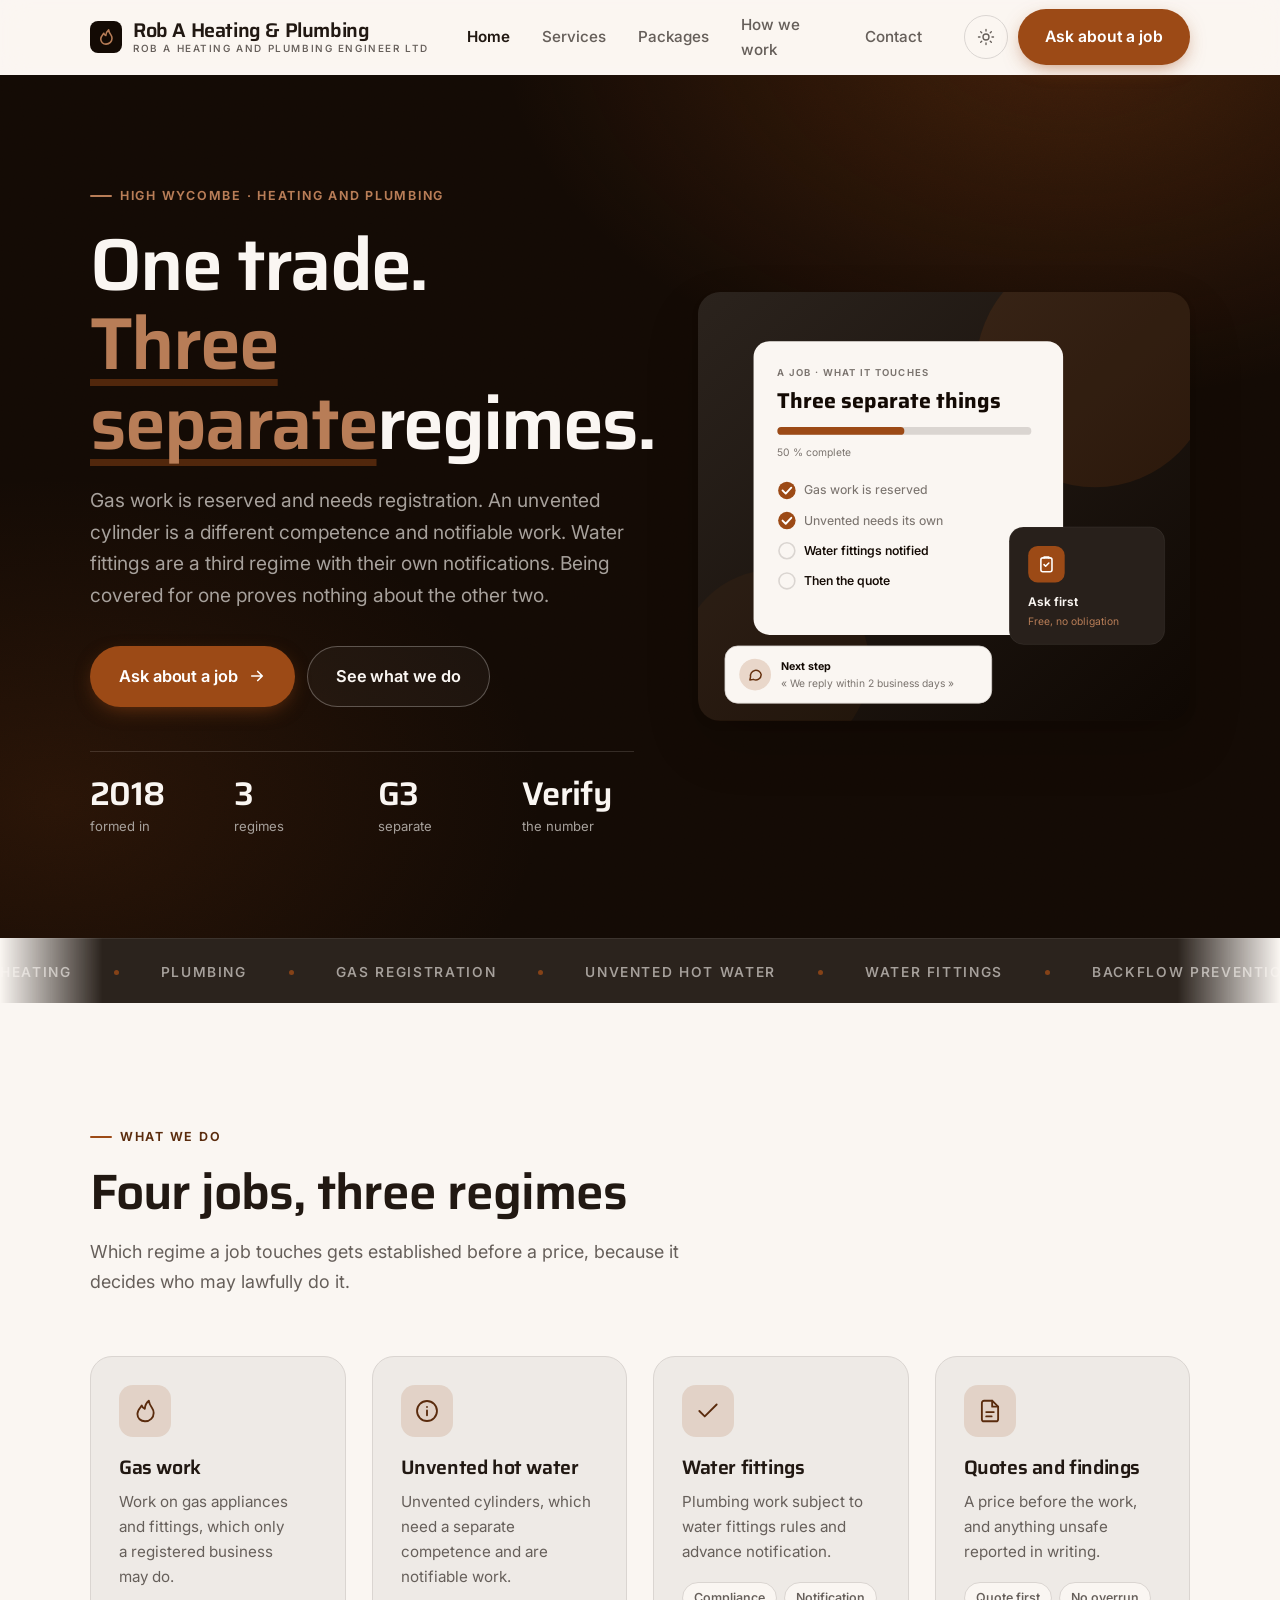
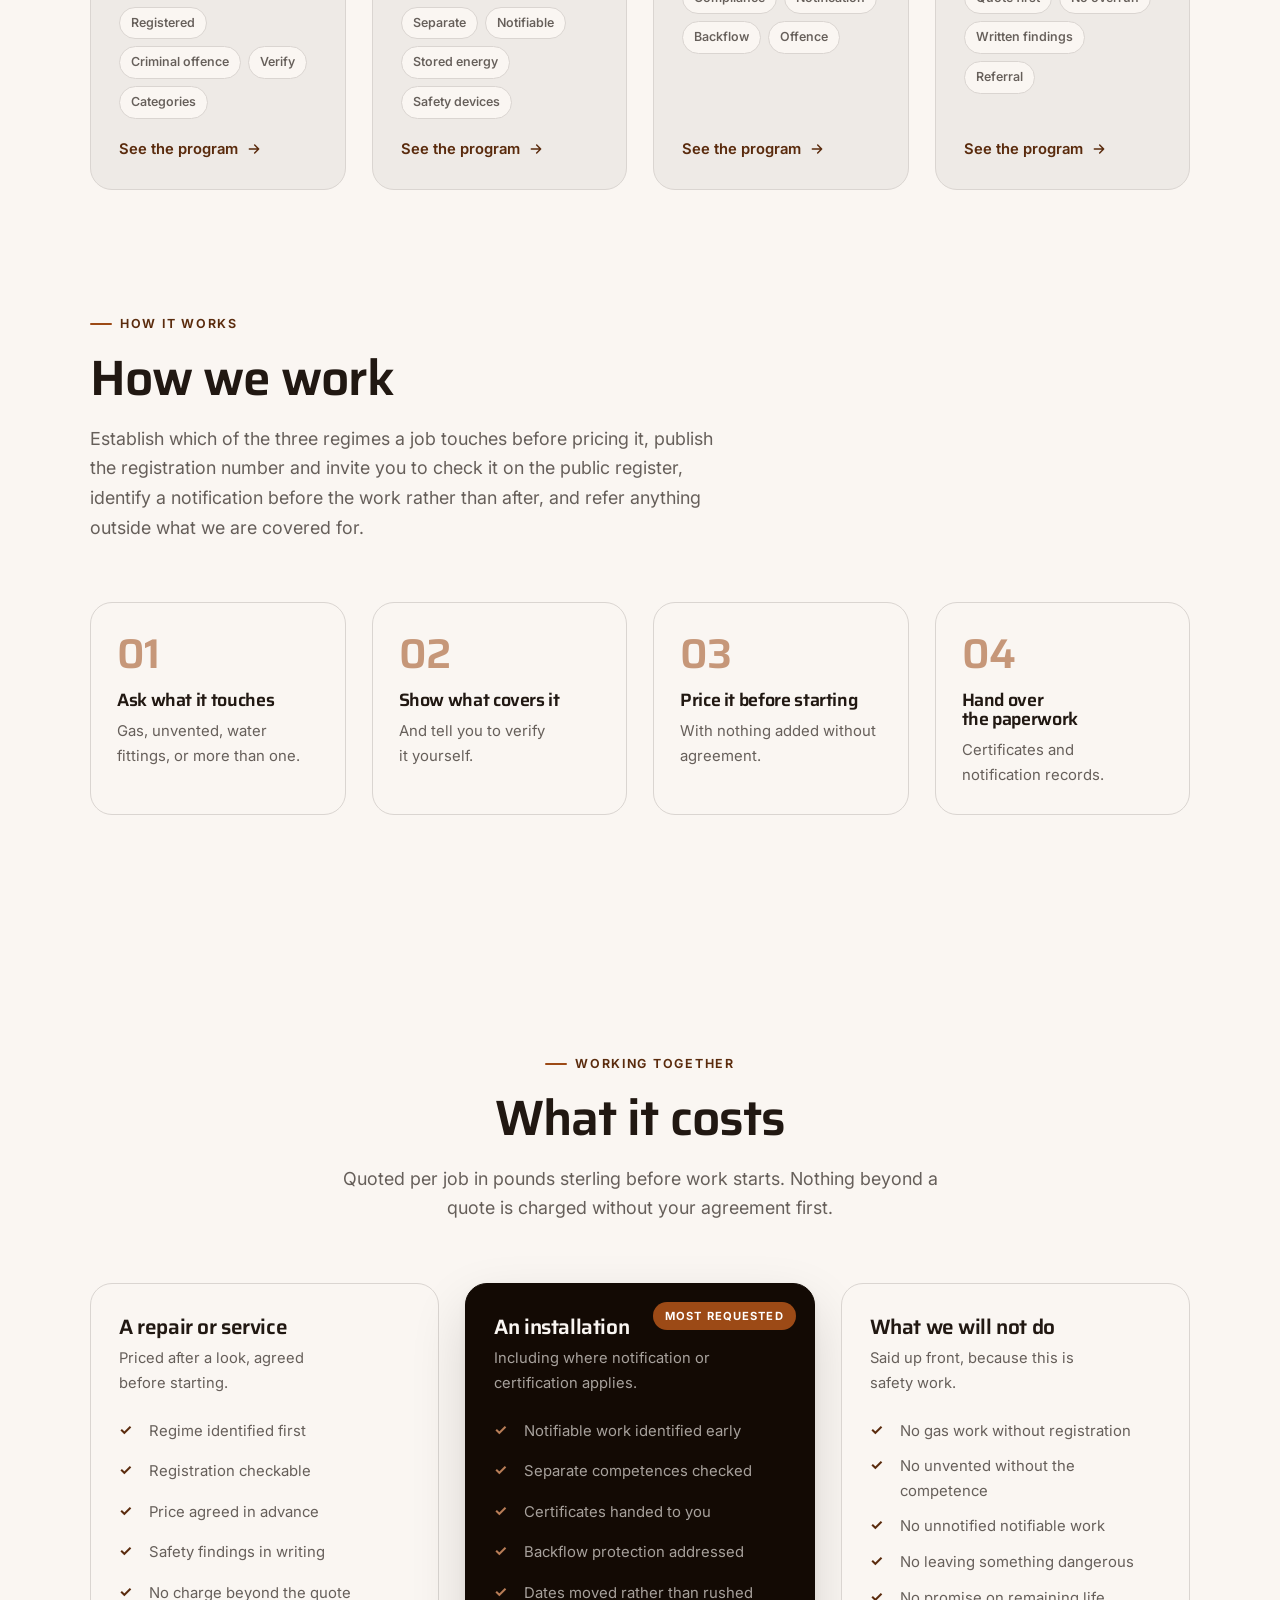
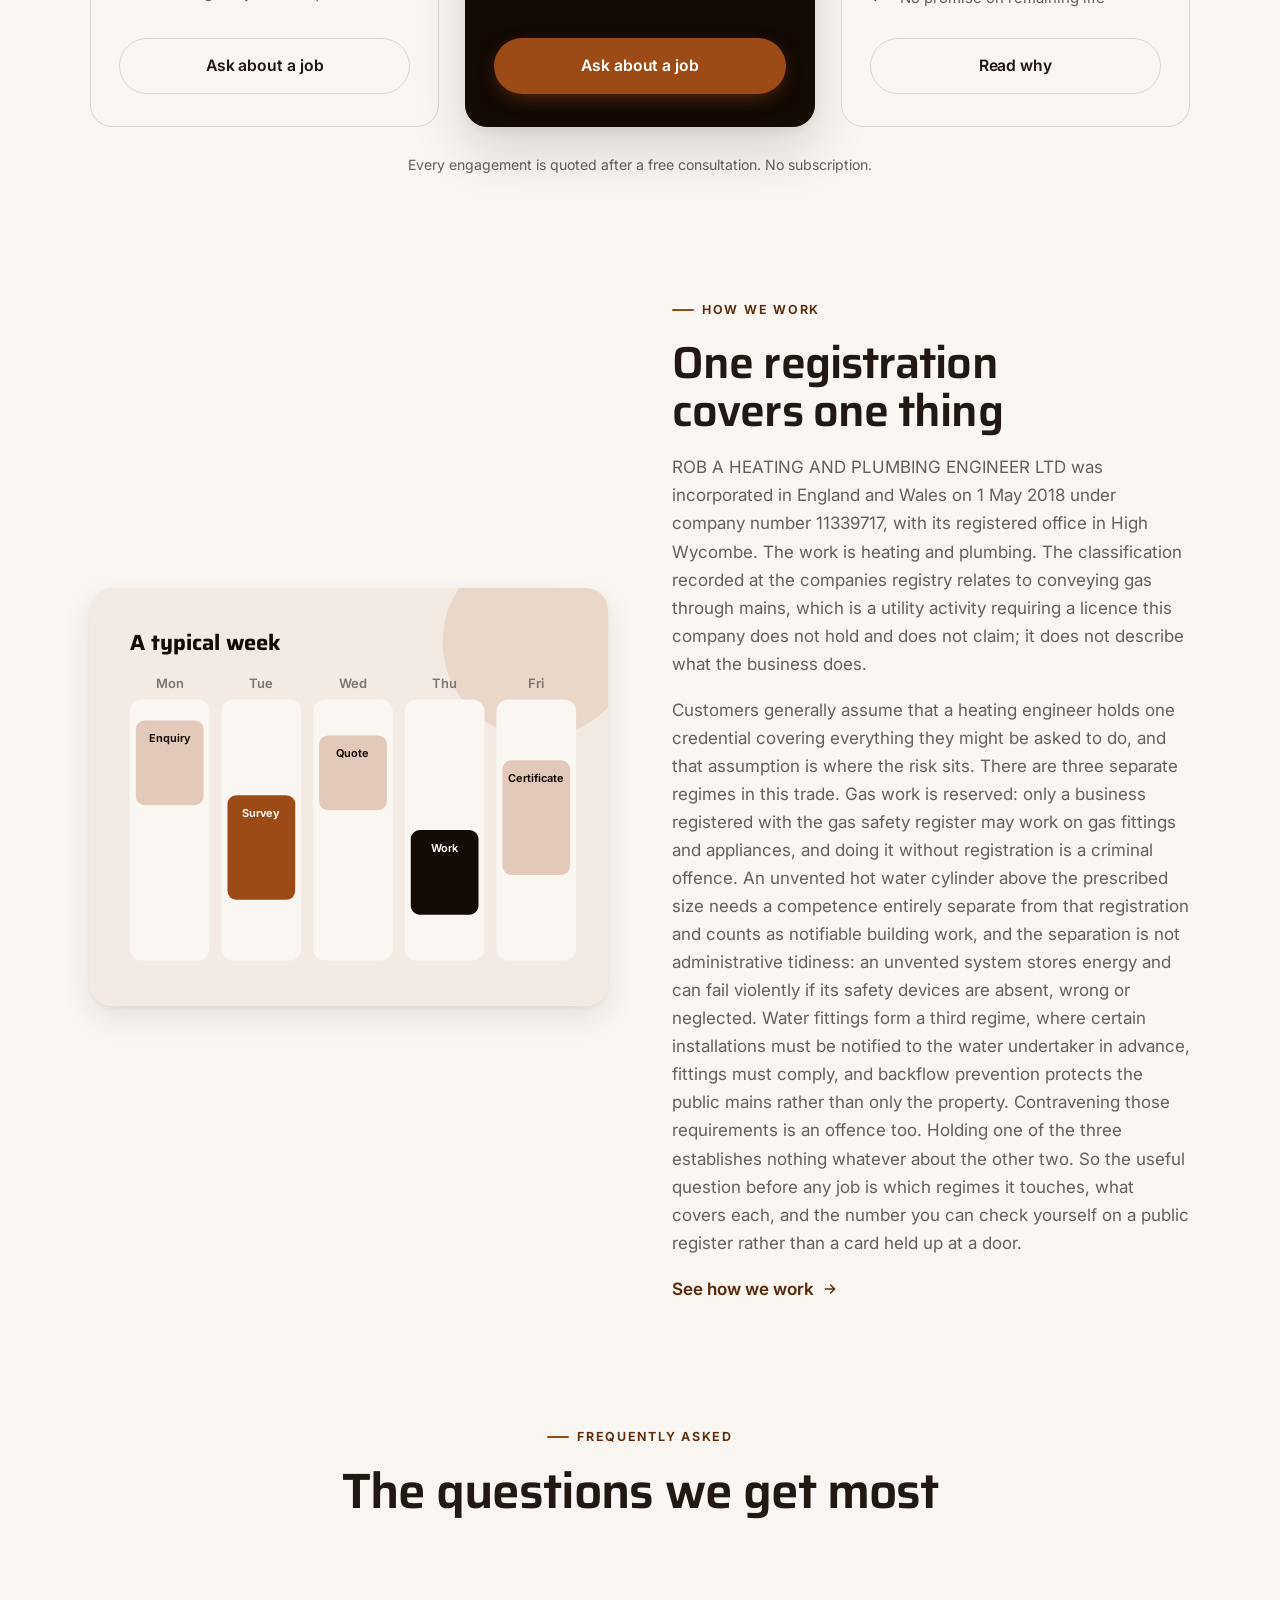
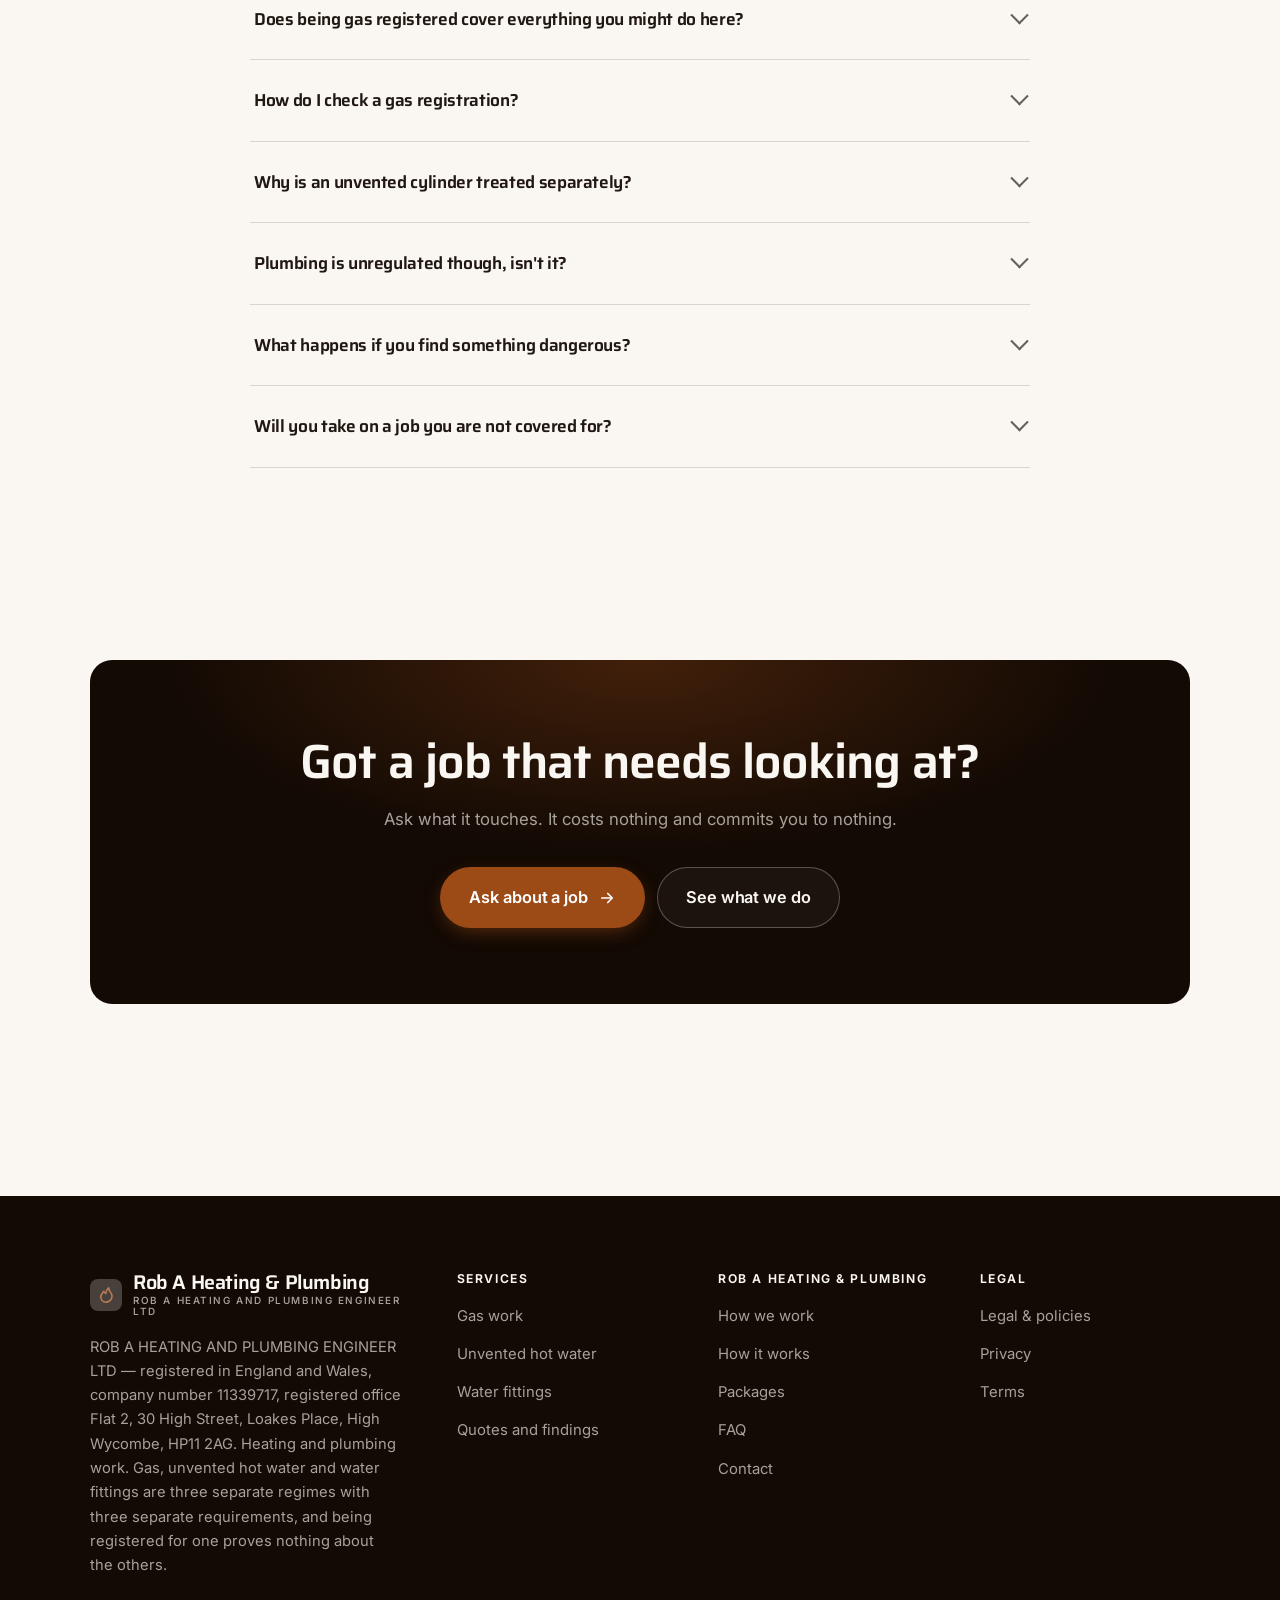
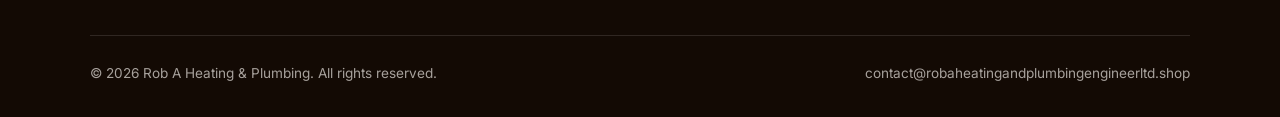
<file: index.html>
<!DOCTYPE html>
<html lang="en" class="no-js">
<head>
<meta charset="utf-8">
<meta name="viewport" content="width=device-width, initial-scale=1">
<title>Rob A Heating and Plumbing Engineer Ltd — High Wycombe</title>
<meta name="description" content="Heating and plumbing work in High Wycombe. Gas, unvented hot water and water fittings are three separate competence regimes, and one registration does not cover the others.">
<link rel="canonical" href="https://robaheatingandplumbingengineerltd.shop/">

<meta property="og:type" content="website">
<meta property="og:url" content="https://robaheatingandplumbingengineerltd.shop/">
<meta property="og:site_name" content="Rob A Heating &amp; Plumbing">
<meta property="og:locale" content="en_US">
<meta property="og:title" content="Rob A Heating and Plumbing Engineer Ltd — High Wycombe">
<meta property="og:description" content="Heating and plumbing work in High Wycombe. Gas, unvented hot water and water fittings are three separate competence regimes, and one registration does not cover the others.">
<meta name="theme-color" content="#130a04">

<link rel="icon" href="assets/img/favicon.svg" type="image/svg+xml">
<link rel="preconnect" href="https://fonts.googleapis.com">
<link rel="preconnect" href="https://fonts.gstatic.com" crossorigin>
<link rel="stylesheet" href="https://fonts.googleapis.com/css2?family=Saira:wght@400;500;600;700&family=Inter:wght@400..700&display=swap">
<link rel="stylesheet" href="assets/css/style.css">

<!-- Thème appliqué avant le premier rendu (évite le flash) -->
<script>
document.documentElement.classList.remove('no-js');
(function(){try{var t=localStorage.getItem('site-theme');if(t){document.documentElement.setAttribute('data-theme',t);}}catch(e){}})();
</script>
<script type="application/ld+json">
{
  "@context": "https://schema.org",
  "@type": "Organization",
  "name": "Rob A Heating & Plumbing",
  "url": "https://robaheatingandplumbingengineerltd.shop/",
  "email": "contact@robaheatingandplumbingengineerltd.shop",
  "description": "Heating and plumbing work in High Wycombe. Gas, unvented hot water and water fittings are three separate competence regimes, and one registration does not cover the others.",
  "areaServed": "US",
  "knowsLanguage": "en"
}
</script>
</head>

<body>
<a class="skip-link" href="#main">Skip to main content</a>

<header class="site-header">
  <nav class="wrap nav" aria-label="Main navigation">
    <a class="brand" href="index.html">
      <svg class="brand__mark" viewBox="0 0 64 64" aria-hidden="true">
        <rect class="bm-bg" width="64" height="64" rx="16"/>
        <g class="bm-ic" transform="translate(14 14) scale(1.5)" fill="none" stroke-width="2.1" stroke-linecap="round" stroke-linejoin="round"><path d="M12 21.5c-4 0-7-2.8-7-6.7 0-3.4 2.4-5.6 4-7.8.6 1.6 1.6 2.6 2.8 3 .2-3.1 1.4-5.6 3.7-7.5.3 3 1.6 4.8 3 6.7 1.1 1.5 1.5 3 1.5 4.6 0 4.2-3.3 7.7-8 7.7z"/></g>
      </svg>
      <span>Rob A Heating &amp; Plumbing<span class="brand__sub">ROB A HEATING AND PLUMBING ENGINEER LTD</span></span>
    </a>

    <ul class="nav__links" id="nav-links">
      <li><a href="index.html" aria-current="page">Home</a></li>
      <li><a href="programs.html">Services</a></li>
      <li><a href="index.html#pricing">Packages</a></li>
      <li><a href="about.html">How we work</a></li>
      <li><a href="contact.html">Contact</a></li>
      <li><a class="btn btn--primary" href="contact.html">Ask about a job</a></li>
    </ul>

    <div class="nav__cta">
      <button class="theme-toggle" type="button" aria-label="Switch to dark theme">
        <svg class="icon-sun" viewBox="0 0 24 24" fill="none" stroke="currentColor" stroke-width="1.8" stroke-linecap="round" aria-hidden="true"><circle cx="12" cy="12" r="4"/><path d="M12 2v2m0 16v2M2 12h2m16 0h2M4.9 4.9l1.4 1.4m11.4 11.4 1.4 1.4M19.1 4.9l-1.4 1.4M6.3 17.7l-1.4 1.4"/></svg>
        <svg class="icon-moon" viewBox="0 0 24 24" fill="none" stroke="currentColor" stroke-width="1.8" stroke-linecap="round" stroke-linejoin="round" aria-hidden="true"><path d="M21 12.8A9 9 0 1 1 11.2 3a7 7 0 0 0 9.8 9.8z"/></svg>
      </button>
      <a class="btn btn--primary" href="contact.html">Ask about a job</a>
      <button class="nav__toggle" type="button" aria-expanded="false" aria-controls="nav-links" aria-label="Open menu">
        <svg class="icon-open" viewBox="0 0 24 24" fill="none" stroke="currentColor" stroke-width="2" stroke-linecap="round" aria-hidden="true"><path d="M3 6h18M3 12h18M3 18h18"/></svg>
        <svg class="icon-close" viewBox="0 0 24 24" fill="none" stroke="currentColor" stroke-width="2" stroke-linecap="round" aria-hidden="true"><path d="M6 6l12 12M18 6L6 18"/></svg>
      </button>
    </div>
  </nav>
</header>

<main id="main">

<section class="hero">
  <div class="wrap hero__inner">
    <div>
      <span class="eyebrow hero__eyebrow">High Wycombe · Heating and plumbing</span>
      <h1>One trade.<br> <em>Three separate</em>regimes.</h1>
      <p class="hero__lede">Gas work is reserved and needs registration. An unvented cylinder is a different competence and notifiable work. Water fittings are a third regime with their own notifications. Being covered for one proves nothing about the other two.</p>

      <div class="hero__actions">
        <a class="btn btn--primary btn--lg" href="contact.html">Ask about a job <svg viewBox="0 0 24 24" fill="none" stroke="currentColor" stroke-width="2.2" stroke-linecap="round" stroke-linejoin="round" aria-hidden="true"><path d="M5 12h14M13 6l6 6-6 6"/></svg></a>
        <a class="btn btn--on-dark btn--lg" href="programs.html">See what we do</a>
      </div>

      <ul class="hero__proof">
        <li><span class="stat__num">2018</span><span class="stat__label">formed in</span></li>
        <li><span class="stat__num">3</span><span class="stat__label">regimes</span></li>
        <li><span class="stat__num">G3</span><span class="stat__label">separate</span></li>
        <li><span class="stat__num">Verify</span><span class="stat__label">the number</span></li>
      </ul>
    </div>

    <div class="hero__art">
      <svg viewBox="0 0 620 540" role="img" aria-label="The three separate competence regimes a heating and plumbing job can touch.">
        <defs>
          <linearGradient id="hbg" x1="0" y1="0" x2="1" y2="1">
            <stop offset="0" stop-color="#2b231d"/><stop offset="1" stop-color="#0f0803"/>
          </linearGradient>
        </defs>
        <rect width="620" height="540" rx="22" fill="url(#hbg)"/>
        <circle cx="500" cy="96" r="150" fill="#9c4a16" opacity=".16"/>
        <circle cx="96" cy="470" r="120" fill="#9c4a16" opacity=".08"/>

        <g style="font-family: var(--font-body)">
          <!-- Carte programme -->
          <rect x="70" y="62" width="390" height="370" rx="20" fill="#faf6f2"/>
          <text x="100" y="106" font-size="12" font-weight="650" letter-spacing="1.6" fill="#7b746f">A JOB · WHAT IT TOUCHES</text>
          <text x="100" y="146" font-size="27" font-weight="700" fill="#130a04" style="font-family: var(--font-display)">Three separate things</text>
          <rect x="100" y="170" width="320" height="10" rx="5" fill="#dad5d1"/>
          <rect x="100" y="170" width="160" height="10" rx="5" fill="#9c4a16"/>
          <text x="100" y="206" font-size="13" fill="#7b746f">50 % complete</text>
          <circle cx="112" cy="250" r="11" fill="#9c4a16"/><path d="M106.5 250l4 4 7-7.5" fill="none" stroke="#ffffff" stroke-width="2.4" stroke-linecap="round" stroke-linejoin="round"/><text x="134" y="255" font-size="15.5" fill="#7b746f" font-weight="450">Gas work is reserved</text>
          <circle cx="112" cy="288" r="11" fill="#9c4a16"/><path d="M106.5 288l4 4 7-7.5" fill="none" stroke="#ffffff" stroke-width="2.4" stroke-linecap="round" stroke-linejoin="round"/><text x="134" y="293" font-size="15.5" fill="#7b746f" font-weight="450">Unvented needs its own</text>
          <circle cx="112" cy="326" r="10" fill="none" stroke="#dad5d1" stroke-width="2"/><text x="134" y="331" font-size="15.5" fill="#130a04" font-weight="560">Water fittings notified</text>
          <circle cx="112" cy="364" r="10" fill="none" stroke="#dad5d1" stroke-width="2"/><text x="134" y="369" font-size="15.5" fill="#130a04" font-weight="560">Then the quote</text>

          <!-- Carte séance -->
          <rect x="392" y="296" width="196" height="148" rx="18" fill="#28201b" stroke="#ffffff" stroke-opacity=".08"/>
          <rect x="416" y="320" width="46" height="46" rx="12" fill="#9c4a16"/>
          <g transform="translate(427 331)" fill="none" stroke="#ffffff" color="#ffffff" stroke-width="2" stroke-linecap="round" stroke-linejoin="round"><rect x="5" y="4" width="14" height="17.5" rx="2.5"/><path d="M9 4V3h6v1M9 12.5l2 2 4-4"/></g>
          <text x="416" y="396" font-size="15" font-weight="650" fill="#faf6f2">Ask first</text>
          <text x="416" y="420" font-size="13" fill="#b87d57">Free, no obligation</text>

          <!-- Retour du coach -->
          <rect x="34" y="446" width="336" height="72" rx="16" fill="#faf6f2" stroke="#dad5d1"/>
          <circle cx="72" cy="482" r="20" fill="#e9d7ca"/>
          <g transform="translate(62 472) scale(.84)" fill="none" stroke="#65300e" stroke-width="2.2" stroke-linecap="round" stroke-linejoin="round"><path d="M21 12a8 8 0 0 1-11.6 7.1L4 20l1-4.6A8 8 0 1 1 21 12z"/></g>
          <text x="104" y="476" font-size="13.5" font-weight="700" fill="#130a04">Next step</text>
          <text x="104" y="498" font-size="13" fill="#7b746f">« We reply within 2 business days »</text>
        </g>
      </svg>
    </div>
  </div>
</section>

<div class="marquee" aria-hidden="true">
  <div class="marquee__track"><span>Heating</span><span>Plumbing</span><span>Gas registration</span><span>Unvented hot water</span><span>Water fittings</span><span>Backflow prevention</span><span>Notifiable work</span><span>Verify on the register</span><span>High Wycombe</span><span>Since 2018</span><span>Heating</span><span>Plumbing</span><span>Gas registration</span><span>Unvented hot water</span><span>Water fittings</span><span>Backflow prevention</span><span>Notifiable work</span><span>Verify on the register</span><span>High Wycombe</span><span>Since 2018</span></div>
</div>

<section class="section wrap" id="programs">
  <div class="section-head reveal">
    <span class="eyebrow">What we do</span>
    <h2>Four jobs, three regimes</h2>
    <p>Which regime a job touches gets established before a price, because it decides who may lawfully do it.</p>
  </div>
  <div class="grid grid--4 reveal-group">
    <a class="card" href="programs.html#gas">
      <div class="card__icon"><svg viewBox="0 0 24 24" fill="none" stroke="currentColor" stroke-width="1.7" stroke-linecap="round" stroke-linejoin="round" aria-hidden="true"><path d="M12 21.5c-4 0-7-2.8-7-6.7 0-3.4 2.4-5.6 4-7.8.6 1.6 1.6 2.6 2.8 3 .2-3.1 1.4-5.6 3.7-7.5.3 3 1.6 4.8 3 6.7 1.1 1.5 1.5 3 1.5 4.6 0 4.2-3.3 7.7-8 7.7z"/></svg></div>
      <h3>Gas work</h3>
      <p>Work on gas appliances and fittings, which only a registered business may do.</p>
      <ul class="tags"><li>Registered</li><li>Criminal offence</li><li>Verify</li><li>Categories</li></ul>
      <span class="arrow-link">See the program <svg viewBox="0 0 24 24" fill="none" stroke="currentColor" stroke-width="2.2" stroke-linecap="round" stroke-linejoin="round" aria-hidden="true"><path d="M5 12h14M13 6l6 6-6 6"/></svg></span>
    </a>
    <a class="card" href="programs.html#unvented">
      <div class="card__icon"><svg viewBox="0 0 24 24" fill="none" stroke="currentColor" stroke-width="1.7" stroke-linecap="round" stroke-linejoin="round" aria-hidden="true"><circle cx="12" cy="12" r="9.2"/><path d="M12 16v-4.5M12 8.2v.1"/></svg></div>
      <h3>Unvented hot water</h3>
      <p>Unvented cylinders, which need a separate competence and are notifiable work.</p>
      <ul class="tags"><li>Separate</li><li>Notifiable</li><li>Stored energy</li><li>Safety devices</li></ul>
      <span class="arrow-link">See the program <svg viewBox="0 0 24 24" fill="none" stroke="currentColor" stroke-width="2.2" stroke-linecap="round" stroke-linejoin="round" aria-hidden="true"><path d="M5 12h14M13 6l6 6-6 6"/></svg></span>
    </a>
    <a class="card" href="programs.html#water">
      <div class="card__icon"><svg viewBox="0 0 24 24" fill="none" stroke="currentColor" stroke-width="1.7" stroke-linecap="round" stroke-linejoin="round" aria-hidden="true"><path d="M20 6 9 17l-5-5"/></svg></div>
      <h3>Water fittings</h3>
      <p>Plumbing work subject to water fittings rules and advance notification.</p>
      <ul class="tags"><li>Compliance</li><li>Notification</li><li>Backflow</li><li>Offence</li></ul>
      <span class="arrow-link">See the program <svg viewBox="0 0 24 24" fill="none" stroke="currentColor" stroke-width="2.2" stroke-linecap="round" stroke-linejoin="round" aria-hidden="true"><path d="M5 12h14M13 6l6 6-6 6"/></svg></span>
    </a>
    <a class="card" href="programs.html#honest">
      <div class="card__icon"><svg viewBox="0 0 24 24" fill="none" stroke="currentColor" stroke-width="1.7" stroke-linecap="round" stroke-linejoin="round" aria-hidden="true"><path d="M14 2.5H6.5A2 2 0 0 0 4.5 4.5v15a2 2 0 0 0 2 2h11a2 2 0 0 0 2-2V8z"/><path d="M14 2.5V8h5.5M8.5 13h7M8.5 17h5"/></svg></div>
      <h3>Quotes and findings</h3>
      <p>A price before the work, and anything unsafe reported in writing.</p>
      <ul class="tags"><li>Quote first</li><li>No overrun</li><li>Written findings</li><li>Referral</li></ul>
      <span class="arrow-link">See the program <svg viewBox="0 0 24 24" fill="none" stroke="currentColor" stroke-width="2.2" stroke-linecap="round" stroke-linejoin="round" aria-hidden="true"><path d="M5 12h14M13 6l6 6-6 6"/></svg></span>
    </a>
  </div>
</section>

<section class="section section--flush wrap" id="how-it-works">
  <div class="section-head reveal">
    <span class="eyebrow">How it works</span>
    <h2>How we work</h2>
    <p>Establish which of the three regimes a job touches before pricing it, publish the registration number and invite you to check it on the public register, identify a notification before the work rather than after, and refer anything outside what we are covered for.</p>
  </div>
  <div class="grid grid--4 steps reveal-group">
    <article class="step">
      <h3>Ask what it touches</h3>
      <p>Gas, unvented, water fittings, or more than one.</p>
    </article>
    <article class="step">
      <h3>Show what covers it</h3>
      <p>And tell you to verify it yourself.</p>
    </article>
    <article class="step">
      <h3>Price it before starting</h3>
      <p>With nothing added without agreement.</p>
    </article>
    <article class="step">
      <h3>Hand over the paperwork</h3>
      <p>Certificates and notification records.</p>
    </article>
  </div>
</section>

<section class="section wrap" id="pricing">
  <div class="section-head section-head--center reveal">
    <span class="eyebrow">Working together</span>
    <h2>What it costs</h2>
    <p>Quoted per job in pounds sterling before work starts. Nothing beyond a quote is charged without your agreement first.</p>
  </div>
  <div class="grid grid--3 plans reveal-group">
    <article class="plan">
      
      <h3>A repair or service</h3>
      <p class="plan__desc">Priced after a look, agreed before starting.</p>
      
      <ul class="plan__features">
        <li>Regime identified first</li>
        <li>Registration checkable</li>
        <li>Price agreed in advance</li>
        <li>Safety findings in writing</li>
        <li>No charge beyond the quote</li>
      </ul>
      <a class="btn btn--ghost btn--block" href="contact.html">Ask about a job</a>
    </article>
    <article class="plan plan--featured">
      <span class="plan__tag">Most requested</span>
      <h3>An installation</h3>
      <p class="plan__desc">Including where notification or certification applies.</p>
      
      <ul class="plan__features">
        <li>Notifiable work identified early</li>
        <li>Separate competences checked</li>
        <li>Certificates handed to you</li>
        <li>Backflow protection addressed</li>
        <li>Dates moved rather than rushed</li>
      </ul>
      <a class="btn btn--primary btn--block" href="contact.html">Ask about a job</a>
    </article>
    <article class="plan">
      
      <h3>What we will not do</h3>
      <p class="plan__desc">Said up front, because this is safety work.</p>
      
      <ul class="plan__features">
        <li>No gas work without registration</li>
        <li>No unvented without the competence</li>
        <li>No unnotified notifiable work</li>
        <li>No leaving something dangerous</li>
        <li>No promise on remaining life</li>
      </ul>
      <a class="btn btn--ghost btn--block" href="contact.html">Read why</a>
    </article>
  </div>
  <p class="plans-note">Every engagement is quoted after a free consultation. No subscription.</p>
</section>

<section class="section section--flush wrap">
  <div class="split reveal">
    <div class="split__art">
      <svg viewBox="0 0 520 420" role="img" aria-label="Example of a typical week: Enquiry, Survey, Quote, Work, Certificate.">
        <rect width="520" height="420" rx="20" fill="#f3eae3"/>
        <circle cx="450" cy="54" r="96" fill="#9c4a16" opacity=".12"/>
        <g style="font-family: var(--font-body)">
        <text x="40" y="62" font-size="22" font-weight="700" fill="#130a04" style="font-family: var(--font-display)">A typical week</text>
        <text x="80" y="100" text-anchor="middle" font-size="13" font-weight="600" fill="#7b746f">Mon</text>
        <rect x="40" y="112" width="80" height="262" rx="12" fill="#faf6f2"/>
        <rect x="46" y="133" width="68" height="85" rx="9" fill="#e2c9b9"/>
        <text x="80" y="155" text-anchor="middle" font-size="11" font-weight="650" fill="#130a04">Enquiry</text>
        <text x="172" y="100" text-anchor="middle" font-size="13" font-weight="600" fill="#7b746f">Tue</text>
        <rect x="132" y="112" width="80" height="262" rx="12" fill="#faf6f2"/>
        <rect x="138" y="208" width="68" height="105" rx="9" fill="#9c4a16"/>
        <text x="172" y="230" text-anchor="middle" font-size="11" font-weight="650" fill="#ffffff">Survey</text>
        <text x="264" y="100" text-anchor="middle" font-size="13" font-weight="600" fill="#7b746f">Wed</text>
        <rect x="224" y="112" width="80" height="262" rx="12" fill="#faf6f2"/>
        <rect x="230" y="148" width="68" height="75" rx="9" fill="#e2c9b9"/>
        <text x="264" y="170" text-anchor="middle" font-size="11" font-weight="650" fill="#130a04">Quote</text>
        <text x="356" y="100" text-anchor="middle" font-size="13" font-weight="600" fill="#7b746f">Thu</text>
        <rect x="316" y="112" width="80" height="262" rx="12" fill="#faf6f2"/>
        <rect x="322" y="243" width="68" height="85" rx="9" fill="#130a04"/>
        <text x="356" y="265" text-anchor="middle" font-size="11" font-weight="650" fill="#faf6f2">Work</text>
        <text x="448" y="100" text-anchor="middle" font-size="13" font-weight="600" fill="#7b746f">Fri</text>
        <rect x="408" y="112" width="80" height="262" rx="12" fill="#faf6f2"/>
        <rect x="414" y="173" width="68" height="115" rx="9" fill="#e2c9b9"/>
        <text x="448" y="195" text-anchor="middle" font-size="11" font-weight="650" fill="#130a04">Certificate</text>
        </g>
      </svg>
    </div>
    <div>
      <span class="eyebrow">How we work</span>
      <h2>One registration covers one thing</h2>
      <p>ROB A HEATING AND PLUMBING ENGINEER LTD was incorporated in England and Wales on 1 May 2018 under company number 11339717, with its registered office in High Wycombe. The work is heating and plumbing. The classification recorded at the companies registry relates to conveying gas through mains, which is a utility activity requiring a licence this company does not hold and does not claim; it does not describe what the business does.</p>
      <p>Customers generally assume that a heating engineer holds one credential covering everything they might be asked to do, and that assumption is where the risk sits. There are three separate regimes in this trade. Gas work is reserved: only a business registered with the gas safety register may work on gas fittings and appliances, and doing it without registration is a criminal offence. An unvented hot water cylinder above the prescribed size needs a competence entirely separate from that registration and counts as notifiable building work, and the separation is not administrative tidiness: an unvented system stores energy and can fail violently if its safety devices are absent, wrong or neglected. Water fittings form a third regime, where certain installations must be notified to the water undertaker in advance, fittings must comply, and backflow prevention protects the public mains rather than only the property. Contravening those requirements is an offence too. Holding one of the three establishes nothing whatever about the other two. So the useful question before any job is which regimes it touches, what covers each, and the number you can check yourself on a public register rather than a card held up at a door.</p>
      <p><a class="arrow-link" href="about.html">See how we work <svg viewBox="0 0 24 24" fill="none" stroke="currentColor" stroke-width="2.2" stroke-linecap="round" stroke-linejoin="round" aria-hidden="true"><path d="M5 12h14M13 6l6 6-6 6"/></svg></a></p>
    </div>
  </div>
</section>

<section class="section section--flush wrap" id="faq">
  <div class="section-head section-head--center reveal">
    <span class="eyebrow">Frequently asked</span>
    <h2>The questions we get most</h2>
  </div>
  <div class="faq reveal">
    <details>
      <summary>Does being gas registered cover everything you might do here?</summary>
      <p>No, and that is the single most useful thing on this page. Gas registration covers gas work. An unvented hot water cylinder needs a separate competence and is notifiable building work in its own right. Water fittings are a third regime with their own compliance and notification requirements. The three are genuinely independent, and someone properly covered for one may have nothing at all for the others.</p>
    </details>
    <details>
      <summary>How do I check a gas registration?</summary>
      <p>On the public register, using the number rather than the card. Our number is on the legal page precisely so it can be checked. A card shown at the door tells you less than people think, because it is the register that is current and a card is only as current as the day it was printed. Nobody working properly minds being checked, and a tradesperson who takes offence has answered a different question.</p>
    </details>
    <details>
      <summary>Why is an unvented cylinder treated separately?</summary>
      <p>Because of what it is. An unvented system is pressurised and stores energy, and if its safety devices are missing, incorrectly specified or neglected it can fail violently rather than simply leak. That physical risk is why the competence sits apart from gas registration and why installation is notifiable building work. Anyone implying that a gas ticket covers unvented work is either mistaken or relying on you not knowing.</p>
    </details>
    <details>
      <summary>Plumbing is unregulated though, isn't it?</summary>
      <p>Not as unregulated as people assume. Water fittings have to comply with their own regulations, certain installations must be notified to the water undertaker in advance of the work, and backflow prevention requirements exist to stop contamination reaching the public supply, not just your property. Contravention is an offence. It is a quieter regime than gas, which is exactly why it gets ignored.</p>
    </details>
    <details>
      <summary>What happens if you find something dangerous?</summary>
      <p>You get it in writing rather than a verbal mention on the way out. Where something is immediately dangerous we may decline to leave an appliance or installation in service, and if you instruct otherwise, that instruction gets recorded. It is an uncomfortable conversation occasionally, and it is considerably better than the alternative version where nobody wrote anything down.</p>
    </details>
    <details>
      <summary>Will you take on a job you are not covered for?</summary>
      <p>No. Where a job touches a regime we are not registered or qualified for, it is referred rather than attempted. That costs us work sometimes, and it is the only defensible answer in a trade where the failure modes include carbon monoxide, a pressurised cylinder and contamination of the public water supply. Ask any tradesperson the same question and listen carefully to the answer.</p>
    </details>
  </div>
</section>

<section class="wrap section--tight">
  <div class="cta-band reveal">
    <h2>Got a job that needs looking at?</h2>
    <p>Ask what it touches. It costs nothing and commits you to nothing.</p>
    <div class="hero__actions">
      <a class="btn btn--primary btn--lg" href="contact.html">Ask about a job <svg viewBox="0 0 24 24" fill="none" stroke="currentColor" stroke-width="2.2" stroke-linecap="round" stroke-linejoin="round" aria-hidden="true"><path d="M5 12h14M13 6l6 6-6 6"/></svg></a>
      <a class="btn btn--on-dark btn--lg" href="programs.html">See what we do</a>
    </div>
  </div>
</section>

</main>

<footer class="site-footer">
  <div class="wrap">
    <div class="footer__grid">
      <div class="footer__brand">
        <a class="brand" href="index.html">
          <svg class="brand__mark" viewBox="0 0 64 64" aria-hidden="true">
        <rect class="bm-bg" width="64" height="64" rx="16"/>
        <g class="bm-ic" transform="translate(14 14) scale(1.5)" fill="none" stroke-width="2.1" stroke-linecap="round" stroke-linejoin="round"><path d="M12 21.5c-4 0-7-2.8-7-6.7 0-3.4 2.4-5.6 4-7.8.6 1.6 1.6 2.6 2.8 3 .2-3.1 1.4-5.6 3.7-7.5.3 3 1.6 4.8 3 6.7 1.1 1.5 1.5 3 1.5 4.6 0 4.2-3.3 7.7-8 7.7z"/></g>
      </svg>
          <span>Rob A Heating &amp; Plumbing<span class="brand__sub">ROB A HEATING AND PLUMBING ENGINEER LTD</span></span>
        </a>
        <p>ROB A HEATING AND PLUMBING ENGINEER LTD — registered in England and Wales, company number 11339717, registered office Flat 2, 30 High Street, Loakes Place, High Wycombe, HP11 2AG. Heating and plumbing work. Gas, unvented hot water and water fittings are three separate regimes with three separate requirements, and being registered for one proves nothing about the others.</p>
      </div>

      <div class="footer__col">
        <h4>Services</h4>
        <ul>
          <li><a href="programs.html#gas">Gas work</a></li>
          <li><a href="programs.html#unvented">Unvented hot water</a></li>
          <li><a href="programs.html#water">Water fittings</a></li>
          <li><a href="programs.html#honest">Quotes and findings</a></li>
        </ul>
      </div>

      <div class="footer__col">
        <h4>Rob A Heating &amp; Plumbing</h4>
        <ul>
          <li><a href="about.html">How we work</a></li>
          <li><a href="index.html#how-it-works">How it works</a></li>
          <li><a href="index.html#pricing">Packages</a></li>
          <li><a href="index.html#faq">FAQ</a></li>
          <li><a href="contact.html">Contact</a></li>
        </ul>
      </div>

      <div class="footer__col">
        <h4>Legal</h4>
        <ul>
          <li><a href="legal.html">Legal &amp; policies</a></li>
          <li><a href="legal.html#privacy">Privacy</a></li>
          <li><a href="legal.html#terms">Terms</a></li>
        </ul>
      </div>
    </div>

    <div class="footer__bottom">
      <p>© <span data-year>2026</span> Rob A Heating &amp; Plumbing. All rights reserved.</p>
      <p><a href="mailto:contact@robaheatingandplumbingengineerltd.shop">contact@robaheatingandplumbingengineerltd.shop</a></p>
    </div>
  </div>
</footer>

<script src="assets/js/main.js" defer></script>
</body>
</html>
</file>
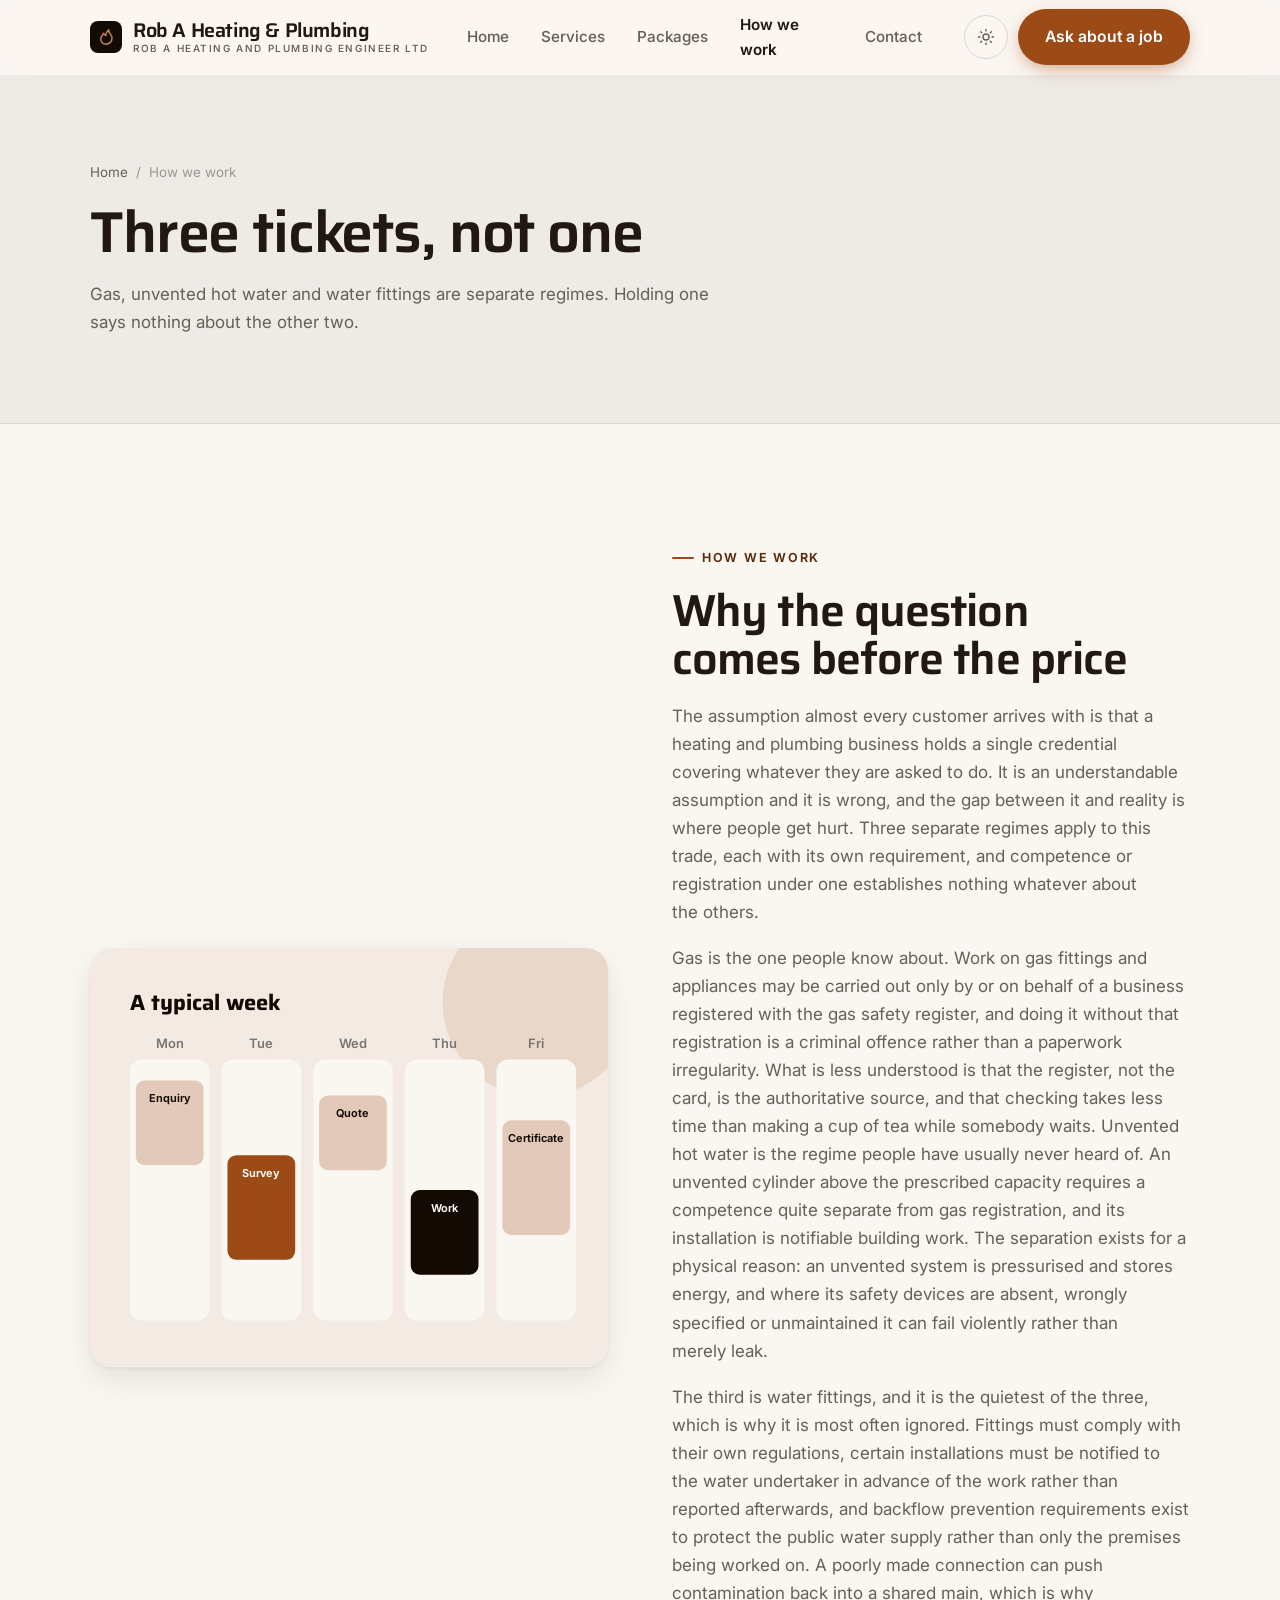
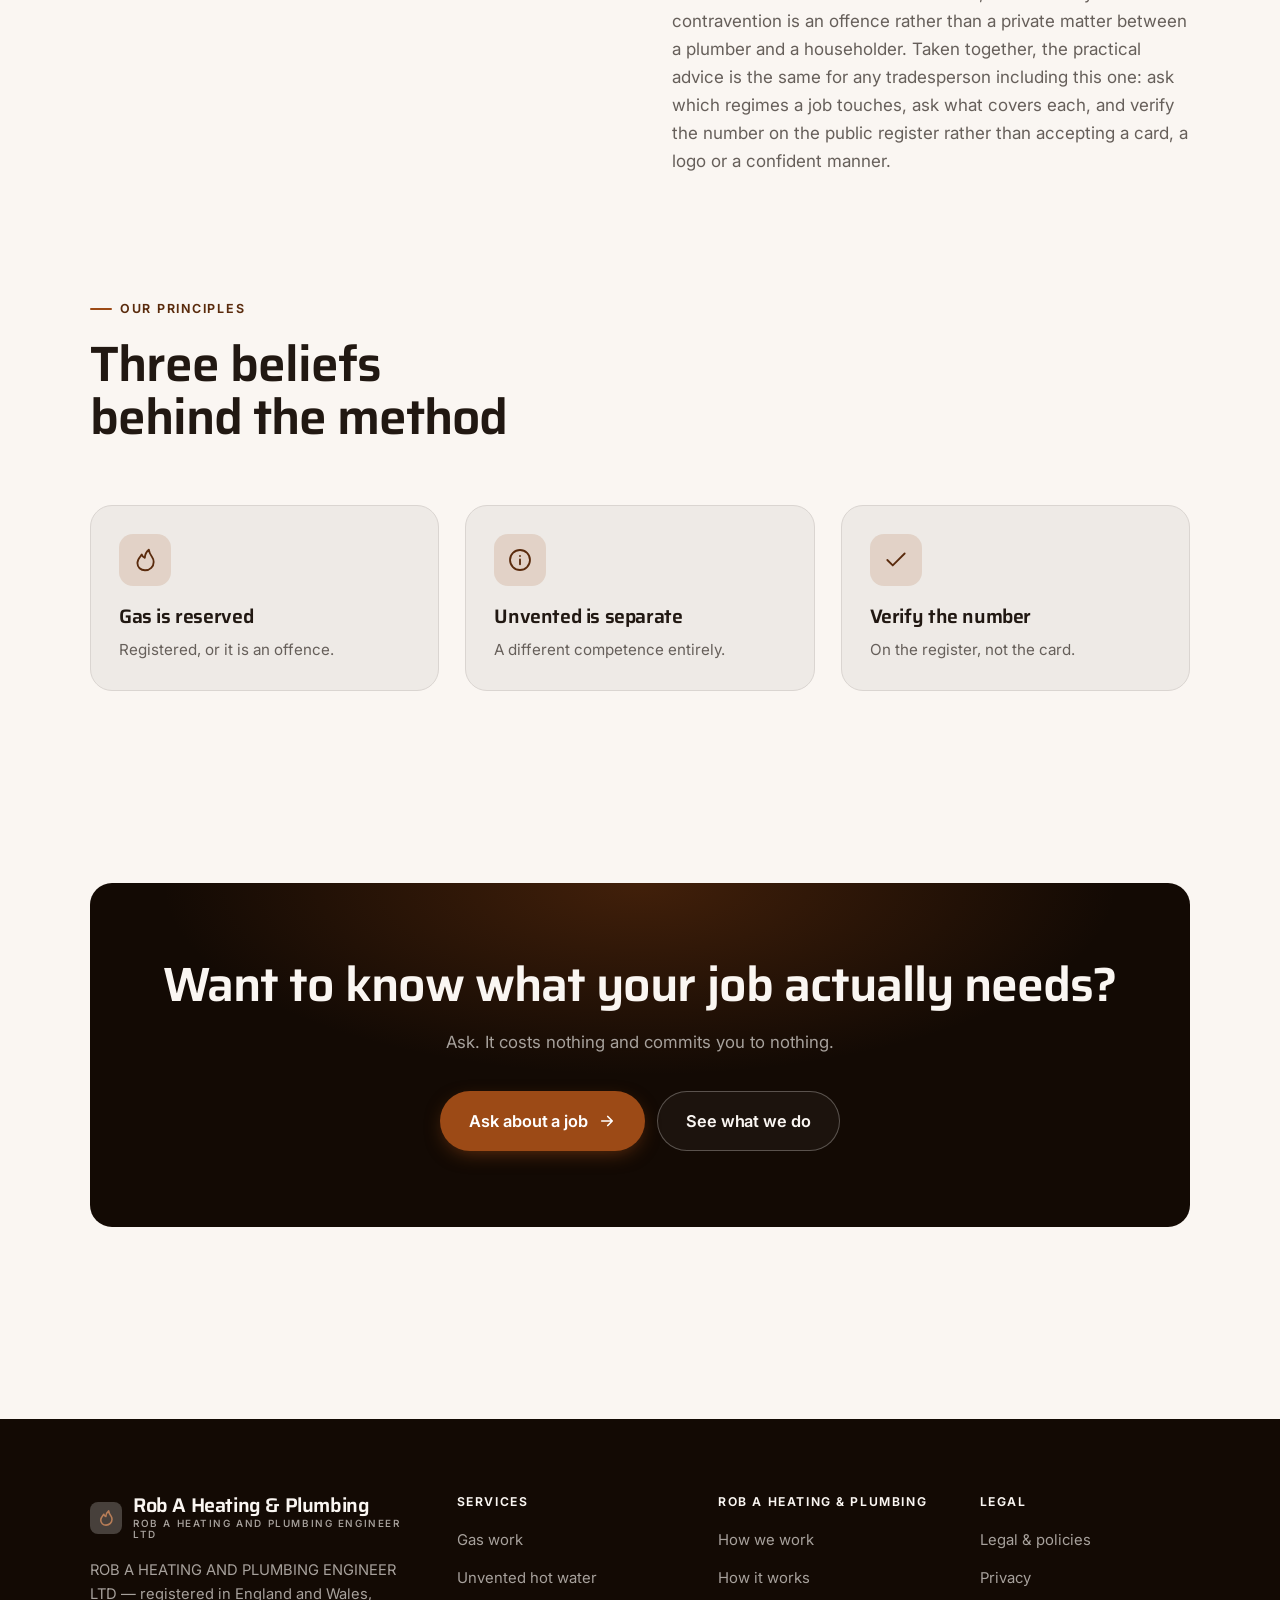
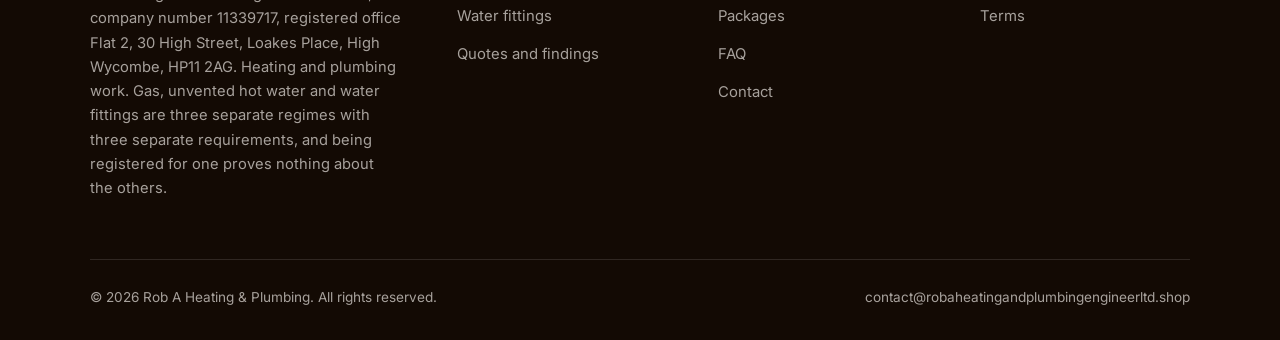
<file: about.html>
<!DOCTYPE html>
<html lang="en" class="no-js">
<head>
<meta charset="utf-8">
<meta name="viewport" content="width=device-width, initial-scale=1">
<title>How we work — Rob A Heating &amp; Plumbing</title>
<meta name="description" content="About ROB A HEATING AND PLUMBING ENGINEER LTD, heating and plumbing work in High Wycombe since 2018.">
<link rel="canonical" href="https://robaheatingandplumbingengineerltd.shop/about.html">

<meta property="og:type" content="website">
<meta property="og:url" content="https://robaheatingandplumbingengineerltd.shop/about.html">
<meta property="og:site_name" content="Rob A Heating &amp; Plumbing">
<meta property="og:locale" content="en_US">
<meta property="og:title" content="How we work — Rob A Heating &amp; Plumbing">
<meta property="og:description" content="About ROB A HEATING AND PLUMBING ENGINEER LTD, heating and plumbing work in High Wycombe since 2018.">
<meta name="theme-color" content="#130a04">

<link rel="icon" href="assets/img/favicon.svg" type="image/svg+xml">
<link rel="preconnect" href="https://fonts.googleapis.com">
<link rel="preconnect" href="https://fonts.gstatic.com" crossorigin>
<link rel="stylesheet" href="https://fonts.googleapis.com/css2?family=Saira:wght@400;500;600;700&family=Inter:wght@400..700&display=swap">
<link rel="stylesheet" href="assets/css/style.css">

<!-- Thème appliqué avant le premier rendu (évite le flash) -->
<script>
document.documentElement.classList.remove('no-js');
(function(){try{var t=localStorage.getItem('site-theme');if(t){document.documentElement.setAttribute('data-theme',t);}}catch(e){}})();
</script>
</head>

<body>
<a class="skip-link" href="#main">Skip to main content</a>

<header class="site-header">
  <nav class="wrap nav" aria-label="Main navigation">
    <a class="brand" href="index.html">
      <svg class="brand__mark" viewBox="0 0 64 64" aria-hidden="true">
        <rect class="bm-bg" width="64" height="64" rx="16"/>
        <g class="bm-ic" transform="translate(14 14) scale(1.5)" fill="none" stroke-width="2.1" stroke-linecap="round" stroke-linejoin="round"><path d="M12 21.5c-4 0-7-2.8-7-6.7 0-3.4 2.4-5.6 4-7.8.6 1.6 1.6 2.6 2.8 3 .2-3.1 1.4-5.6 3.7-7.5.3 3 1.6 4.8 3 6.7 1.1 1.5 1.5 3 1.5 4.6 0 4.2-3.3 7.7-8 7.7z"/></g>
      </svg>
      <span>Rob A Heating &amp; Plumbing<span class="brand__sub">ROB A HEATING AND PLUMBING ENGINEER LTD</span></span>
    </a>

    <ul class="nav__links" id="nav-links">
      <li><a href="index.html">Home</a></li>
      <li><a href="programs.html">Services</a></li>
      <li><a href="index.html#pricing">Packages</a></li>
      <li><a href="about.html" aria-current="page">How we work</a></li>
      <li><a href="contact.html">Contact</a></li>
      <li><a class="btn btn--primary" href="contact.html">Ask about a job</a></li>
    </ul>

    <div class="nav__cta">
      <button class="theme-toggle" type="button" aria-label="Switch to dark theme">
        <svg class="icon-sun" viewBox="0 0 24 24" fill="none" stroke="currentColor" stroke-width="1.8" stroke-linecap="round" aria-hidden="true"><circle cx="12" cy="12" r="4"/><path d="M12 2v2m0 16v2M2 12h2m16 0h2M4.9 4.9l1.4 1.4m11.4 11.4 1.4 1.4M19.1 4.9l-1.4 1.4M6.3 17.7l-1.4 1.4"/></svg>
        <svg class="icon-moon" viewBox="0 0 24 24" fill="none" stroke="currentColor" stroke-width="1.8" stroke-linecap="round" stroke-linejoin="round" aria-hidden="true"><path d="M21 12.8A9 9 0 1 1 11.2 3a7 7 0 0 0 9.8 9.8z"/></svg>
      </button>
      <a class="btn btn--primary" href="contact.html">Ask about a job</a>
      <button class="nav__toggle" type="button" aria-expanded="false" aria-controls="nav-links" aria-label="Open menu">
        <svg class="icon-open" viewBox="0 0 24 24" fill="none" stroke="currentColor" stroke-width="2" stroke-linecap="round" aria-hidden="true"><path d="M3 6h18M3 12h18M3 18h18"/></svg>
        <svg class="icon-close" viewBox="0 0 24 24" fill="none" stroke="currentColor" stroke-width="2" stroke-linecap="round" aria-hidden="true"><path d="M6 6l12 12M18 6L6 18"/></svg>
      </button>
    </div>
  </nav>
</header>

<main id="main">

<section class="page-head">
  <div class="wrap">
    <nav class="breadcrumb" aria-label="Breadcrumb">
      <a href="index.html">Home</a><span>/</span><span aria-current="page">How we work</span>
    </nav>
    <h1>Three tickets, not one</h1>
    <p>Gas, unvented hot water and water fittings are separate regimes. Holding one says nothing about the other two.</p>
  </div>
</section>

<section class="section wrap">
  <div class="split reveal">
    <div class="split__art">
      <svg viewBox="0 0 520 420" role="img" aria-label="Example of a typical week: Enquiry, Survey, Quote, Work, Certificate.">
        <rect width="520" height="420" rx="20" fill="#f3eae3"/>
        <circle cx="450" cy="54" r="96" fill="#9c4a16" opacity=".12"/>
        <g style="font-family: var(--font-body)">
        <text x="40" y="62" font-size="22" font-weight="700" fill="#130a04" style="font-family: var(--font-display)">A typical week</text>
        <text x="80" y="100" text-anchor="middle" font-size="13" font-weight="600" fill="#7b746f">Mon</text>
        <rect x="40" y="112" width="80" height="262" rx="12" fill="#faf6f2"/>
        <rect x="46" y="133" width="68" height="85" rx="9" fill="#e2c9b9"/>
        <text x="80" y="155" text-anchor="middle" font-size="11" font-weight="650" fill="#130a04">Enquiry</text>
        <text x="172" y="100" text-anchor="middle" font-size="13" font-weight="600" fill="#7b746f">Tue</text>
        <rect x="132" y="112" width="80" height="262" rx="12" fill="#faf6f2"/>
        <rect x="138" y="208" width="68" height="105" rx="9" fill="#9c4a16"/>
        <text x="172" y="230" text-anchor="middle" font-size="11" font-weight="650" fill="#ffffff">Survey</text>
        <text x="264" y="100" text-anchor="middle" font-size="13" font-weight="600" fill="#7b746f">Wed</text>
        <rect x="224" y="112" width="80" height="262" rx="12" fill="#faf6f2"/>
        <rect x="230" y="148" width="68" height="75" rx="9" fill="#e2c9b9"/>
        <text x="264" y="170" text-anchor="middle" font-size="11" font-weight="650" fill="#130a04">Quote</text>
        <text x="356" y="100" text-anchor="middle" font-size="13" font-weight="600" fill="#7b746f">Thu</text>
        <rect x="316" y="112" width="80" height="262" rx="12" fill="#faf6f2"/>
        <rect x="322" y="243" width="68" height="85" rx="9" fill="#130a04"/>
        <text x="356" y="265" text-anchor="middle" font-size="11" font-weight="650" fill="#faf6f2">Work</text>
        <text x="448" y="100" text-anchor="middle" font-size="13" font-weight="600" fill="#7b746f">Fri</text>
        <rect x="408" y="112" width="80" height="262" rx="12" fill="#faf6f2"/>
        <rect x="414" y="173" width="68" height="115" rx="9" fill="#e2c9b9"/>
        <text x="448" y="195" text-anchor="middle" font-size="11" font-weight="650" fill="#130a04">Certificate</text>
        </g>
      </svg>
    </div>
    <div>
      <span class="eyebrow">How we work</span>
      <h2>Why the question comes before the price</h2>
      <p>The assumption almost every customer arrives with is that a heating and plumbing business holds a single credential covering whatever they are asked to do. It is an understandable assumption and it is wrong, and the gap between it and reality is where people get hurt. Three separate regimes apply to this trade, each with its own requirement, and competence or registration under one establishes nothing whatever about the others.</p>
      <p>Gas is the one people know about. Work on gas fittings and appliances may be carried out only by or on behalf of a business registered with the gas safety register, and doing it without that registration is a criminal offence rather than a paperwork irregularity. What is less understood is that the register, not the card, is the authoritative source, and that checking takes less time than making a cup of tea while somebody waits. Unvented hot water is the regime people have usually never heard of. An unvented cylinder above the prescribed capacity requires a competence quite separate from gas registration, and its installation is notifiable building work. The separation exists for a physical reason: an unvented system is pressurised and stores energy, and where its safety devices are absent, wrongly specified or unmaintained it can fail violently rather than merely leak.</p>
      <p>The third is water fittings, and it is the quietest of the three, which is why it is most often ignored. Fittings must comply with their own regulations, certain installations must be notified to the water undertaker in advance of the work rather than reported afterwards, and backflow prevention requirements exist to protect the public water supply rather than only the premises being worked on. A poorly made connection can push contamination back into a shared main, which is why contravention is an offence rather than a private matter between a plumber and a householder. Taken together, the practical advice is the same for any tradesperson including this one: ask which regimes a job touches, ask what covers each, and verify the number on the public register rather than accepting a card, a logo or a confident manner.</p>
      <!--
        TO DO: add a short introduction of the coach (name, real background),
        with a photo if possible. Do not invent credentials — see README.md.
      -->
    </div>
  </div>
</section>

<section class="section section--flush wrap">
  <div class="section-head reveal">
    <span class="eyebrow">Our principles</span>
    <h2>Three beliefs behind the method</h2>
  </div>
  <div class="grid grid--3 reveal-group">
    <article class="card">
      <div class="card__icon"><svg viewBox="0 0 24 24" fill="none" stroke="currentColor" stroke-width="1.7" stroke-linecap="round" stroke-linejoin="round" aria-hidden="true"><path d="M12 21.5c-4 0-7-2.8-7-6.7 0-3.4 2.4-5.6 4-7.8.6 1.6 1.6 2.6 2.8 3 .2-3.1 1.4-5.6 3.7-7.5.3 3 1.6 4.8 3 6.7 1.1 1.5 1.5 3 1.5 4.6 0 4.2-3.3 7.7-8 7.7z"/></svg></div>
      <h3>Gas is reserved</h3>
      <p>Registered, or it is an offence.</p>
    </article>
    <article class="card">
      <div class="card__icon"><svg viewBox="0 0 24 24" fill="none" stroke="currentColor" stroke-width="1.7" stroke-linecap="round" stroke-linejoin="round" aria-hidden="true"><circle cx="12" cy="12" r="9.2"/><path d="M12 16v-4.5M12 8.2v.1"/></svg></div>
      <h3>Unvented is separate</h3>
      <p>A different competence entirely.</p>
    </article>
    <article class="card">
      <div class="card__icon"><svg viewBox="0 0 24 24" fill="none" stroke="currentColor" stroke-width="1.7" stroke-linecap="round" stroke-linejoin="round" aria-hidden="true"><path d="M20 6 9 17l-5-5"/></svg></div>
      <h3>Verify the number</h3>
      <p>On the register, not the card.</p>
    </article>
  </div>
</section>

<section class="wrap section--tight">
  <div class="cta-band reveal">
    <h2>Want to know what your job actually needs?</h2>
    <p>Ask. It costs nothing and commits you to nothing.</p>
    <div class="hero__actions">
      <a class="btn btn--primary btn--lg" href="contact.html">Ask about a job <svg viewBox="0 0 24 24" fill="none" stroke="currentColor" stroke-width="2.2" stroke-linecap="round" stroke-linejoin="round" aria-hidden="true"><path d="M5 12h14M13 6l6 6-6 6"/></svg></a>
      <a class="btn btn--on-dark btn--lg" href="programs.html">See what we do</a>
    </div>
  </div>
</section>

</main>

<footer class="site-footer">
  <div class="wrap">
    <div class="footer__grid">
      <div class="footer__brand">
        <a class="brand" href="index.html">
          <svg class="brand__mark" viewBox="0 0 64 64" aria-hidden="true">
        <rect class="bm-bg" width="64" height="64" rx="16"/>
        <g class="bm-ic" transform="translate(14 14) scale(1.5)" fill="none" stroke-width="2.1" stroke-linecap="round" stroke-linejoin="round"><path d="M12 21.5c-4 0-7-2.8-7-6.7 0-3.4 2.4-5.6 4-7.8.6 1.6 1.6 2.6 2.8 3 .2-3.1 1.4-5.6 3.7-7.5.3 3 1.6 4.8 3 6.7 1.1 1.5 1.5 3 1.5 4.6 0 4.2-3.3 7.7-8 7.7z"/></g>
      </svg>
          <span>Rob A Heating &amp; Plumbing<span class="brand__sub">ROB A HEATING AND PLUMBING ENGINEER LTD</span></span>
        </a>
        <p>ROB A HEATING AND PLUMBING ENGINEER LTD — registered in England and Wales, company number 11339717, registered office Flat 2, 30 High Street, Loakes Place, High Wycombe, HP11 2AG. Heating and plumbing work. Gas, unvented hot water and water fittings are three separate regimes with three separate requirements, and being registered for one proves nothing about the others.</p>
      </div>

      <div class="footer__col">
        <h4>Services</h4>
        <ul>
          <li><a href="programs.html#gas">Gas work</a></li>
          <li><a href="programs.html#unvented">Unvented hot water</a></li>
          <li><a href="programs.html#water">Water fittings</a></li>
          <li><a href="programs.html#honest">Quotes and findings</a></li>
        </ul>
      </div>

      <div class="footer__col">
        <h4>Rob A Heating &amp; Plumbing</h4>
        <ul>
          <li><a href="about.html">How we work</a></li>
          <li><a href="index.html#how-it-works">How it works</a></li>
          <li><a href="index.html#pricing">Packages</a></li>
          <li><a href="index.html#faq">FAQ</a></li>
          <li><a href="contact.html">Contact</a></li>
        </ul>
      </div>

      <div class="footer__col">
        <h4>Legal</h4>
        <ul>
          <li><a href="legal.html">Legal &amp; policies</a></li>
          <li><a href="legal.html#privacy">Privacy</a></li>
          <li><a href="legal.html#terms">Terms</a></li>
        </ul>
      </div>
    </div>

    <div class="footer__bottom">
      <p>© <span data-year>2026</span> Rob A Heating &amp; Plumbing. All rights reserved.</p>
      <p><a href="mailto:contact@robaheatingandplumbingengineerltd.shop">contact@robaheatingandplumbingengineerltd.shop</a></p>
    </div>
  </div>
</footer>

<script src="assets/js/main.js" defer></script>
</body>
</html>
</file>
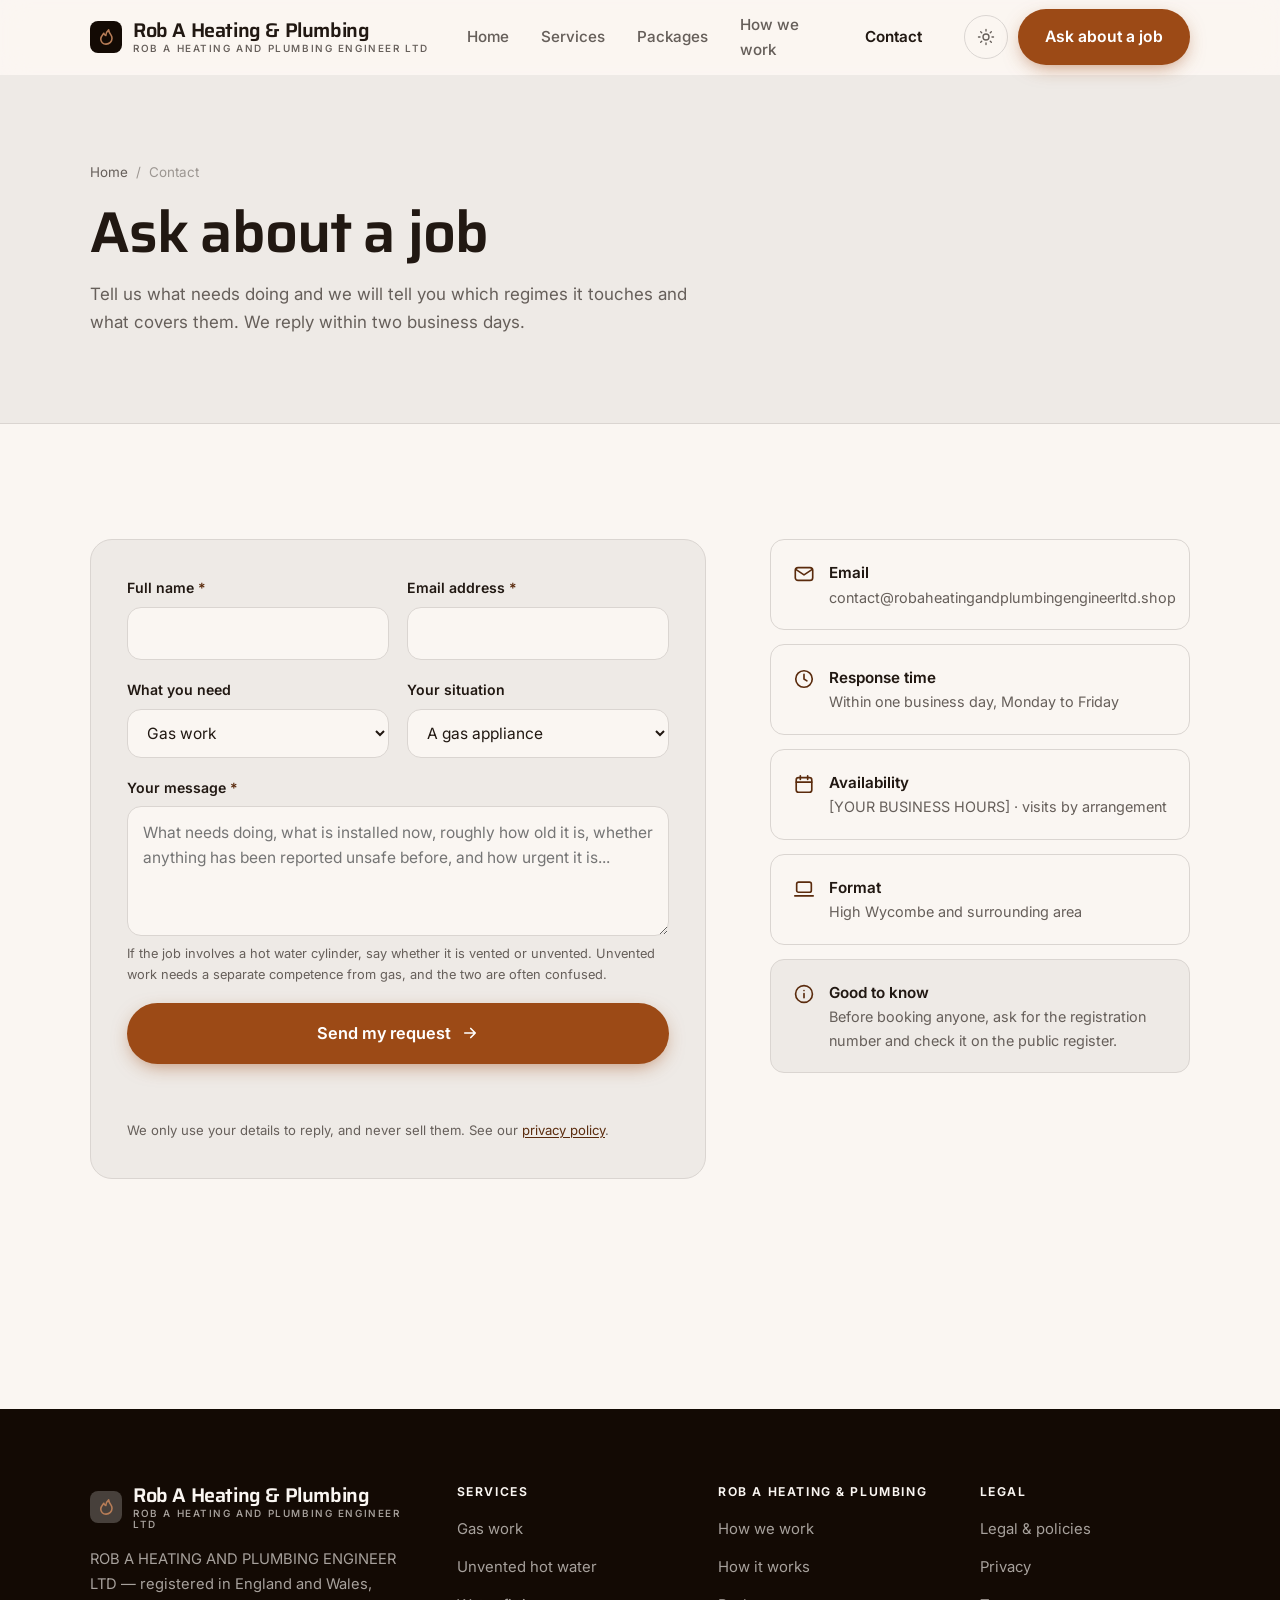
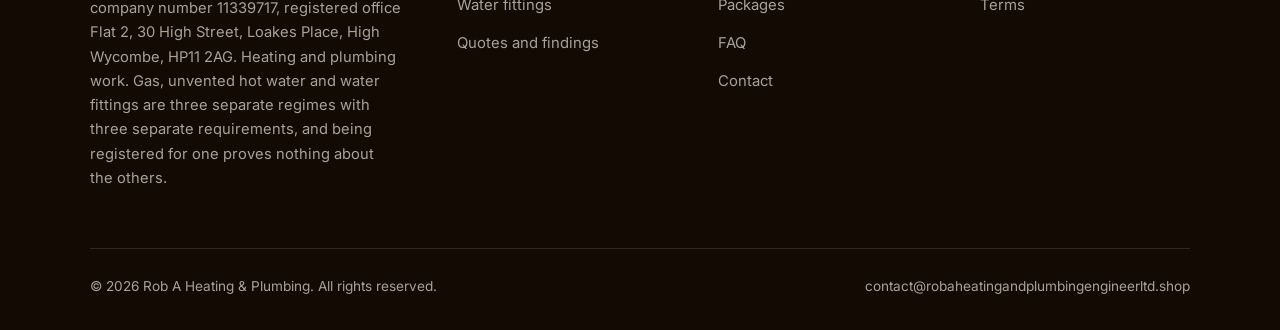
<file: contact.html>
<!DOCTYPE html>
<html lang="en" class="no-js">
<head>
<meta charset="utf-8">
<meta name="viewport" content="width=device-width, initial-scale=1">
<title>Contact — Rob A Heating &amp; Plumbing</title>
<meta name="description" content="Contact ROB A HEATING AND PLUMBING ENGINEER LTD in High Wycombe about a heating or plumbing job. We reply within two business days.">
<link rel="canonical" href="https://robaheatingandplumbingengineerltd.shop/contact.html">

<meta property="og:type" content="website">
<meta property="og:url" content="https://robaheatingandplumbingengineerltd.shop/contact.html">
<meta property="og:site_name" content="Rob A Heating &amp; Plumbing">
<meta property="og:locale" content="en_US">
<meta property="og:title" content="Contact — Rob A Heating &amp; Plumbing">
<meta property="og:description" content="Contact ROB A HEATING AND PLUMBING ENGINEER LTD in High Wycombe about a heating or plumbing job. We reply within two business days.">
<meta name="theme-color" content="#130a04">

<link rel="icon" href="assets/img/favicon.svg" type="image/svg+xml">
<link rel="preconnect" href="https://fonts.googleapis.com">
<link rel="preconnect" href="https://fonts.gstatic.com" crossorigin>
<link rel="stylesheet" href="https://fonts.googleapis.com/css2?family=Saira:wght@400;500;600;700&family=Inter:wght@400..700&display=swap">
<link rel="stylesheet" href="assets/css/style.css">

<!-- Thème appliqué avant le premier rendu (évite le flash) -->
<script>
document.documentElement.classList.remove('no-js');
(function(){try{var t=localStorage.getItem('site-theme');if(t){document.documentElement.setAttribute('data-theme',t);}}catch(e){}})();
</script>
</head>

<body>
<a class="skip-link" href="#main">Skip to main content</a>

<header class="site-header">
  <nav class="wrap nav" aria-label="Main navigation">
    <a class="brand" href="index.html">
      <svg class="brand__mark" viewBox="0 0 64 64" aria-hidden="true">
        <rect class="bm-bg" width="64" height="64" rx="16"/>
        <g class="bm-ic" transform="translate(14 14) scale(1.5)" fill="none" stroke-width="2.1" stroke-linecap="round" stroke-linejoin="round"><path d="M12 21.5c-4 0-7-2.8-7-6.7 0-3.4 2.4-5.6 4-7.8.6 1.6 1.6 2.6 2.8 3 .2-3.1 1.4-5.6 3.7-7.5.3 3 1.6 4.8 3 6.7 1.1 1.5 1.5 3 1.5 4.6 0 4.2-3.3 7.7-8 7.7z"/></g>
      </svg>
      <span>Rob A Heating &amp; Plumbing<span class="brand__sub">ROB A HEATING AND PLUMBING ENGINEER LTD</span></span>
    </a>

    <ul class="nav__links" id="nav-links">
      <li><a href="index.html">Home</a></li>
      <li><a href="programs.html">Services</a></li>
      <li><a href="index.html#pricing">Packages</a></li>
      <li><a href="about.html">How we work</a></li>
      <li><a href="contact.html" aria-current="page">Contact</a></li>
      <li><a class="btn btn--primary" href="contact.html">Ask about a job</a></li>
    </ul>

    <div class="nav__cta">
      <button class="theme-toggle" type="button" aria-label="Switch to dark theme">
        <svg class="icon-sun" viewBox="0 0 24 24" fill="none" stroke="currentColor" stroke-width="1.8" stroke-linecap="round" aria-hidden="true"><circle cx="12" cy="12" r="4"/><path d="M12 2v2m0 16v2M2 12h2m16 0h2M4.9 4.9l1.4 1.4m11.4 11.4 1.4 1.4M19.1 4.9l-1.4 1.4M6.3 17.7l-1.4 1.4"/></svg>
        <svg class="icon-moon" viewBox="0 0 24 24" fill="none" stroke="currentColor" stroke-width="1.8" stroke-linecap="round" stroke-linejoin="round" aria-hidden="true"><path d="M21 12.8A9 9 0 1 1 11.2 3a7 7 0 0 0 9.8 9.8z"/></svg>
      </button>
      <a class="btn btn--primary" href="contact.html">Ask about a job</a>
      <button class="nav__toggle" type="button" aria-expanded="false" aria-controls="nav-links" aria-label="Open menu">
        <svg class="icon-open" viewBox="0 0 24 24" fill="none" stroke="currentColor" stroke-width="2" stroke-linecap="round" aria-hidden="true"><path d="M3 6h18M3 12h18M3 18h18"/></svg>
        <svg class="icon-close" viewBox="0 0 24 24" fill="none" stroke="currentColor" stroke-width="2" stroke-linecap="round" aria-hidden="true"><path d="M6 6l12 12M18 6L6 18"/></svg>
      </button>
    </div>
  </nav>
</header>

<main id="main">

<section class="page-head">
  <div class="wrap">
    <nav class="breadcrumb" aria-label="Breadcrumb">
      <a href="index.html">Home</a><span>/</span><span aria-current="page">Contact</span>
    </nav>
    <h1>Ask about a job</h1>
    <p>Tell us what needs doing and we will tell you which regimes it touches and what covers them. We reply within two business days.</p>
  </div>
</section>

<section class="section wrap">
  <div class="form-layout">

    <!--
      FORM: the action attribute holds a placeholder id. Create a free form at
      https://formspree.io and replace VOTRE_ID_FORMSPREE. Until then, the button
      opens the visitor's email app with a pre-filled message to contact@robaheatingandplumbingengineerltd.shop.
    -->
    <form class="form" id="contact-form" action="https://formspree.io/f/VOTRE_ID_FORMSPREE" method="POST"
          data-email="contact@robaheatingandplumbingengineerltd.shop" data-subject="Job enquiry"
          data-msg-mail="Your email app will open with the message ready to send." data-msg-sending="Sending…"
          data-msg-ok="Thanks! Your message is on its way. We reply within one business day." data-msg-err="Sending failed. Please email us directly at">
      <div class="form__row">
        <div class="field">
          <label for="nom">Full name <span class="req" aria-hidden="true">*</span></label>
          <input type="text" id="nom" name="nom" autocomplete="name" required>
        </div>
        <div class="field">
          <label for="email">Email address <span class="req" aria-hidden="true">*</span></label>
          <input type="email" id="email" name="email" autocomplete="email" required>
        </div>
      </div>

      <div class="form__row">
        <div class="field">
          <label for="programme">What you need</label>
          <select id="programme" name="programme">
            <option>Gas work</option>
            <option>Unvented hot water</option>
            <option>Water fittings</option>
            <option>Quotes and findings</option>
            <option>Not sure yet</option>
          </select>
        </div>
        <div class="field">
          <label for="niveau">Your situation</label>
          <select id="niveau" name="niveau">
            <option>A gas appliance</option>
            <option>Hot water or a cylinder</option>
            <option>General plumbing</option>
            <option>Something else</option>
          </select>
        </div>
      </div>

      <div class="field">
        <label for="message">Your message <span class="req" aria-hidden="true">*</span></label>
        <textarea id="message" name="message" required placeholder="What needs doing, what is installed now, roughly how old it is, whether anything has been reported unsafe before, and how urgent it is..."></textarea>
        <span class="field__hint">If the job involves a hot water cylinder, say whether it is vented or unvented. Unvented work needs a separate competence from gas, and the two are often confused.</span>
      </div>

      <!-- Bot trap: hidden from humans -->
      <div class="visually-hidden" aria-hidden="true">
        <label for="site-web">Leave this field empty</label>
        <input type="text" id="site-web" name="_gotcha" tabindex="-1" autocomplete="off">
      </div>

      <button class="btn btn--primary btn--lg" type="submit">Send my request <svg viewBox="0 0 24 24" fill="none" stroke="currentColor" stroke-width="2.2" stroke-linecap="round" stroke-linejoin="round" aria-hidden="true"><path d="M5 12h14M13 6l6 6-6 6"/></svg></button>

      <p id="form-status" class="form__status" role="status" aria-live="polite"></p>

      <p class="form__note">
        We only use your details to reply, and never sell them. See our <a href="legal.html#privacy">privacy policy</a>.
      </p>
    </form>

    <aside class="contact-aside">
      <div class="contact-card">
        <svg viewBox="0 0 24 24" fill="none" stroke="currentColor" stroke-width="1.8" stroke-linecap="round" stroke-linejoin="round" aria-hidden="true"><rect x="2.5" y="5" width="19" height="14" rx="3"/><path d="M3 7l9 6 9-6"/></svg>
        <div><b>Email</b><a href="mailto:contact@robaheatingandplumbingengineerltd.shop">contact@robaheatingandplumbingengineerltd.shop</a></div>
      </div>
      <div class="contact-card">
        <svg viewBox="0 0 24 24" fill="none" stroke="currentColor" stroke-width="1.8" stroke-linecap="round" stroke-linejoin="round" aria-hidden="true"><circle cx="12" cy="12" r="9"/><path d="M12 7v5l3.2 2"/></svg>
        <div><b>Response time</b><span>Within one business day, Monday to Friday</span></div>
      </div>
      <div class="contact-card">
        <svg viewBox="0 0 24 24" fill="none" stroke="currentColor" stroke-width="1.8" stroke-linecap="round" stroke-linejoin="round" aria-hidden="true"><rect x="3.5" y="5" width="17" height="16" rx="2.5"/><path d="M8 3v4M16 3v4M3.5 10h17"/></svg>
        <div><b>Availability</b><span>[YOUR BUSINESS HOURS] · visits by arrangement</span></div>
      </div>
      <div class="contact-card">
        <svg viewBox="0 0 24 24" fill="none" stroke="currentColor" stroke-width="1.8" stroke-linecap="round" stroke-linejoin="round" aria-hidden="true"><rect x="4" y="4.5" width="16" height="11" rx="2"/><path d="M2 19.5h20"/></svg>
        <div><b>Format</b><span>High Wycombe and surrounding area</span></div>
      </div>
      <div class="contact-card contact-card--soft">
        <svg viewBox="0 0 24 24" fill="none" stroke="currentColor" stroke-width="1.8" stroke-linecap="round" stroke-linejoin="round" aria-hidden="true"><circle cx="12" cy="12" r="9.2"/><path d="M12 16v-4.5M12 8.2v.1"/></svg>
        <div><b>Good to know</b><span>Before booking anyone, ask for the registration number and check it on the public register.</span></div>
      </div>
    </aside>

  </div>
</section>

</main>

<footer class="site-footer">
  <div class="wrap">
    <div class="footer__grid">
      <div class="footer__brand">
        <a class="brand" href="index.html">
          <svg class="brand__mark" viewBox="0 0 64 64" aria-hidden="true">
        <rect class="bm-bg" width="64" height="64" rx="16"/>
        <g class="bm-ic" transform="translate(14 14) scale(1.5)" fill="none" stroke-width="2.1" stroke-linecap="round" stroke-linejoin="round"><path d="M12 21.5c-4 0-7-2.8-7-6.7 0-3.4 2.4-5.6 4-7.8.6 1.6 1.6 2.6 2.8 3 .2-3.1 1.4-5.6 3.7-7.5.3 3 1.6 4.8 3 6.7 1.1 1.5 1.5 3 1.5 4.6 0 4.2-3.3 7.7-8 7.7z"/></g>
      </svg>
          <span>Rob A Heating &amp; Plumbing<span class="brand__sub">ROB A HEATING AND PLUMBING ENGINEER LTD</span></span>
        </a>
        <p>ROB A HEATING AND PLUMBING ENGINEER LTD — registered in England and Wales, company number 11339717, registered office Flat 2, 30 High Street, Loakes Place, High Wycombe, HP11 2AG. Heating and plumbing work. Gas, unvented hot water and water fittings are three separate regimes with three separate requirements, and being registered for one proves nothing about the others.</p>
      </div>

      <div class="footer__col">
        <h4>Services</h4>
        <ul>
          <li><a href="programs.html#gas">Gas work</a></li>
          <li><a href="programs.html#unvented">Unvented hot water</a></li>
          <li><a href="programs.html#water">Water fittings</a></li>
          <li><a href="programs.html#honest">Quotes and findings</a></li>
        </ul>
      </div>

      <div class="footer__col">
        <h4>Rob A Heating &amp; Plumbing</h4>
        <ul>
          <li><a href="about.html">How we work</a></li>
          <li><a href="index.html#how-it-works">How it works</a></li>
          <li><a href="index.html#pricing">Packages</a></li>
          <li><a href="index.html#faq">FAQ</a></li>
          <li><a href="contact.html">Contact</a></li>
        </ul>
      </div>

      <div class="footer__col">
        <h4>Legal</h4>
        <ul>
          <li><a href="legal.html">Legal &amp; policies</a></li>
          <li><a href="legal.html#privacy">Privacy</a></li>
          <li><a href="legal.html#terms">Terms</a></li>
        </ul>
      </div>
    </div>

    <div class="footer__bottom">
      <p>© <span data-year>2026</span> Rob A Heating &amp; Plumbing. All rights reserved.</p>
      <p><a href="mailto:contact@robaheatingandplumbingengineerltd.shop">contact@robaheatingandplumbingengineerltd.shop</a></p>
    </div>
  </div>
</footer>

<script src="assets/js/main.js" defer></script>
</body>
</html>
</file>
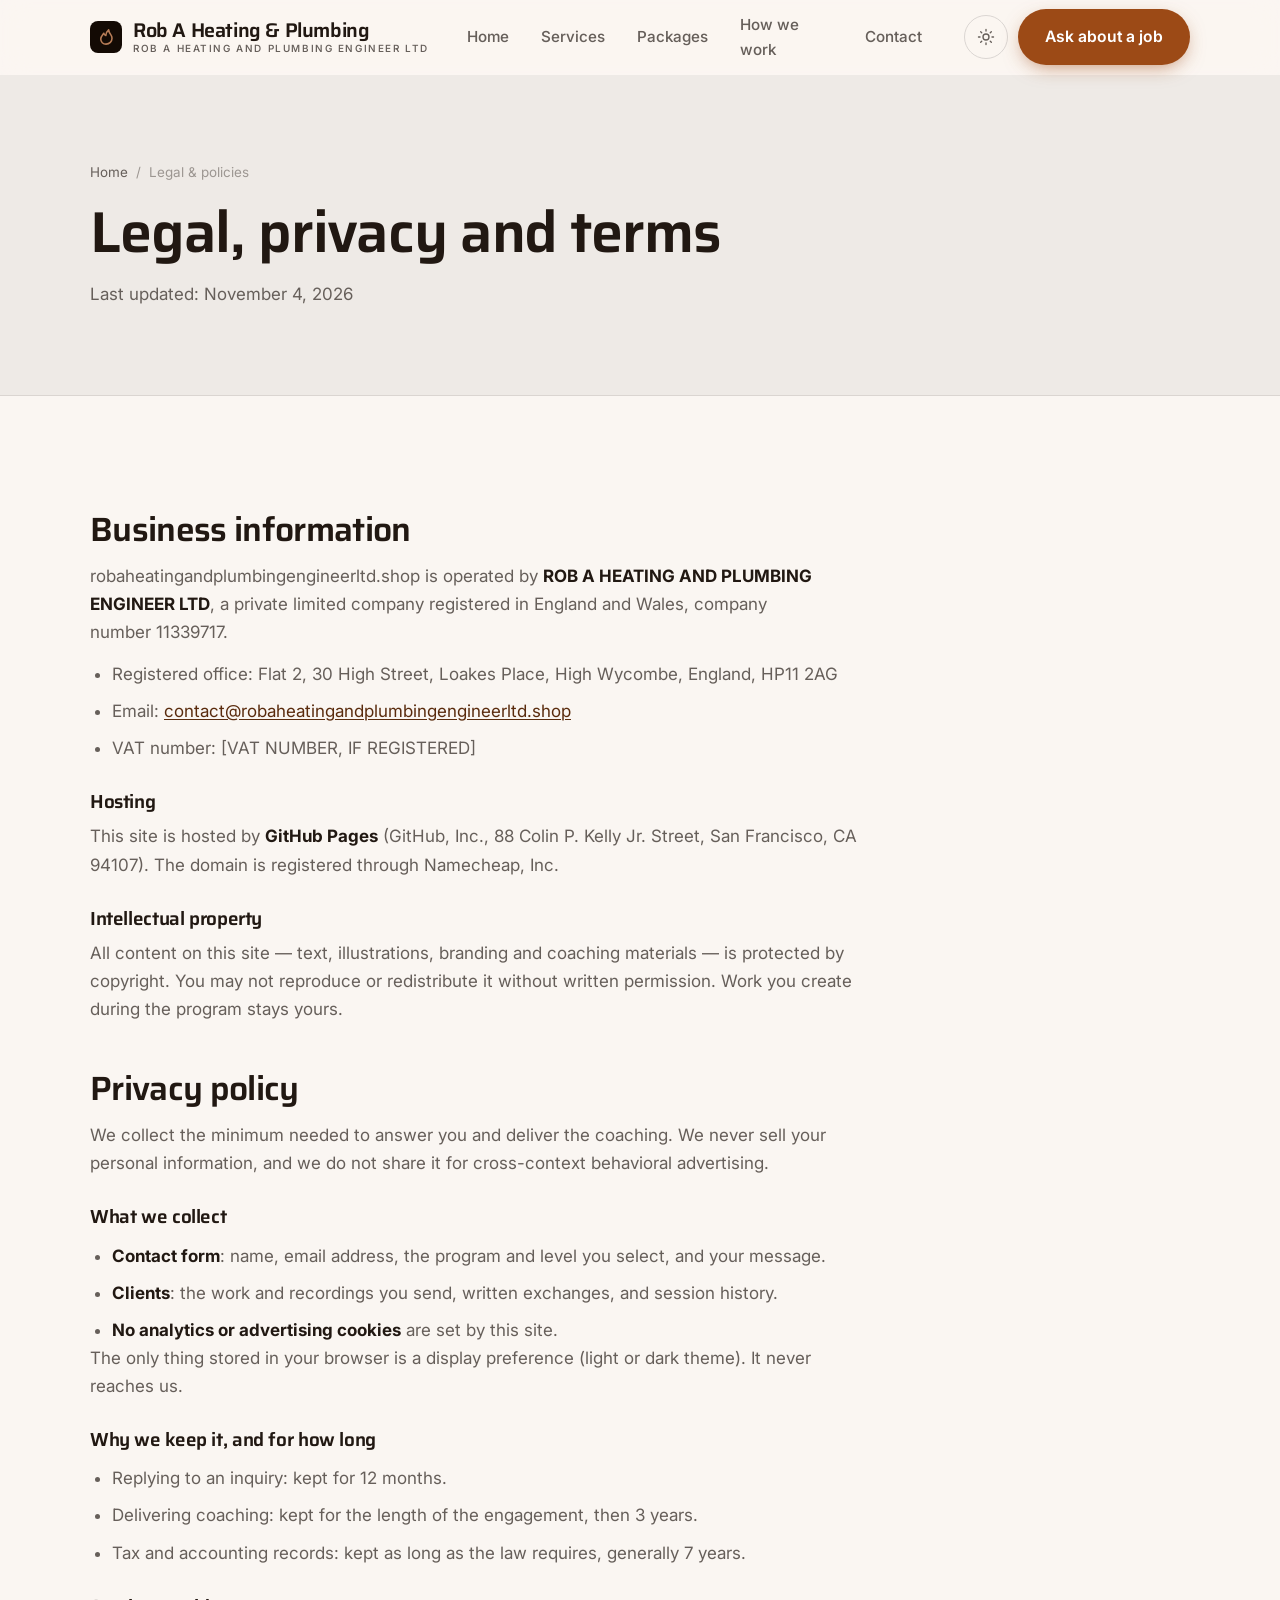
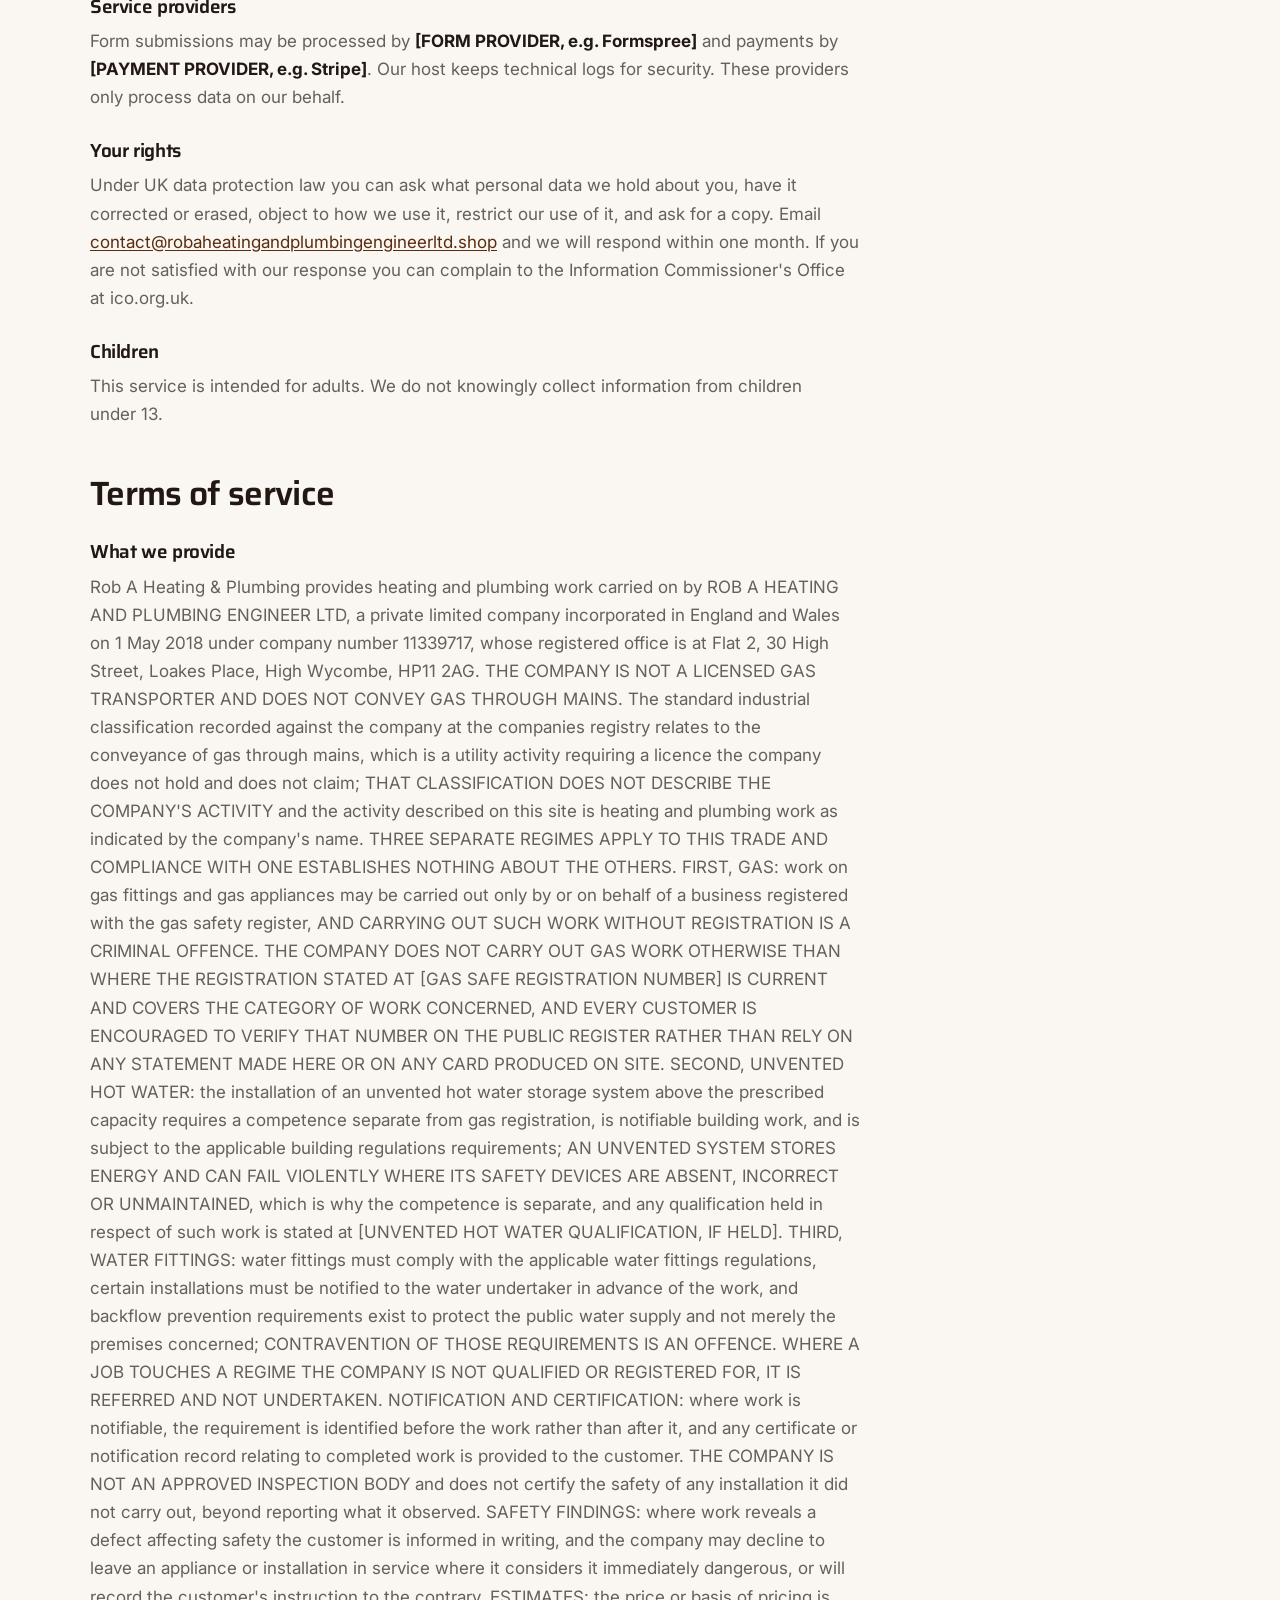
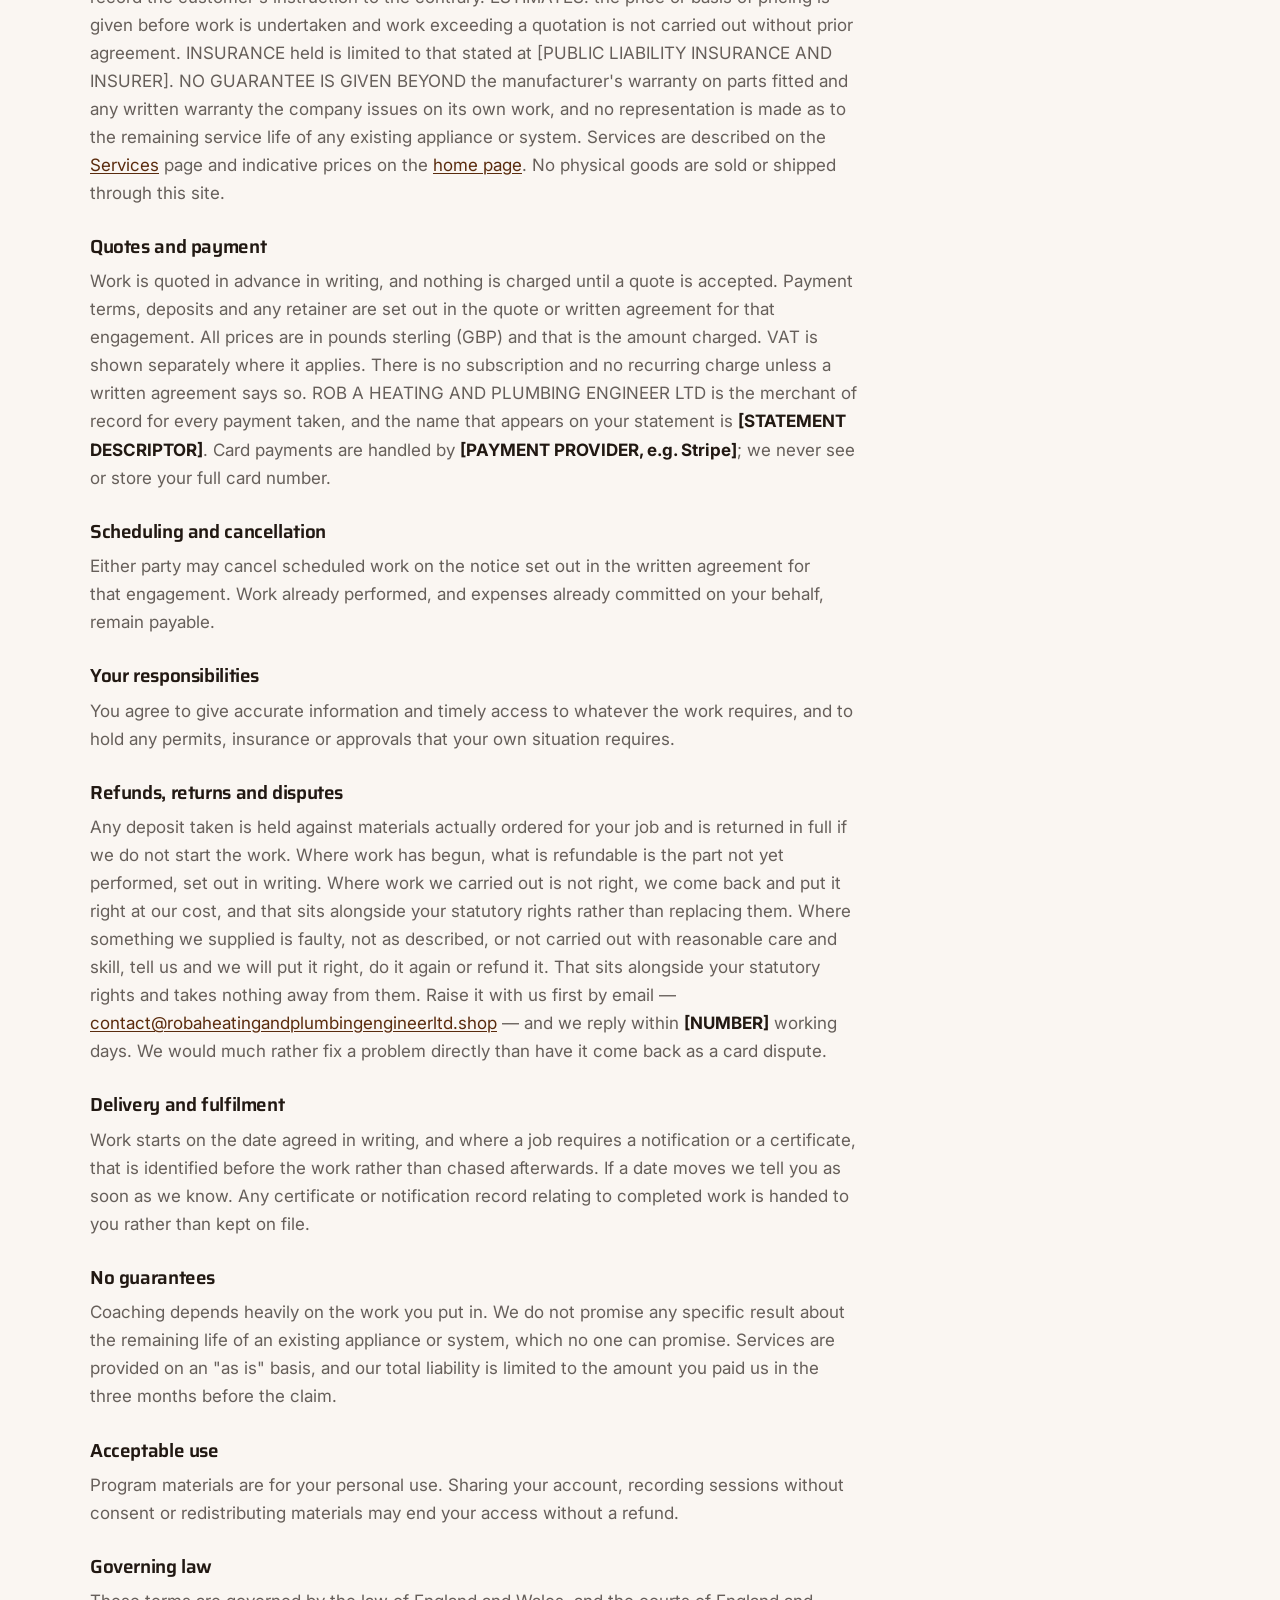
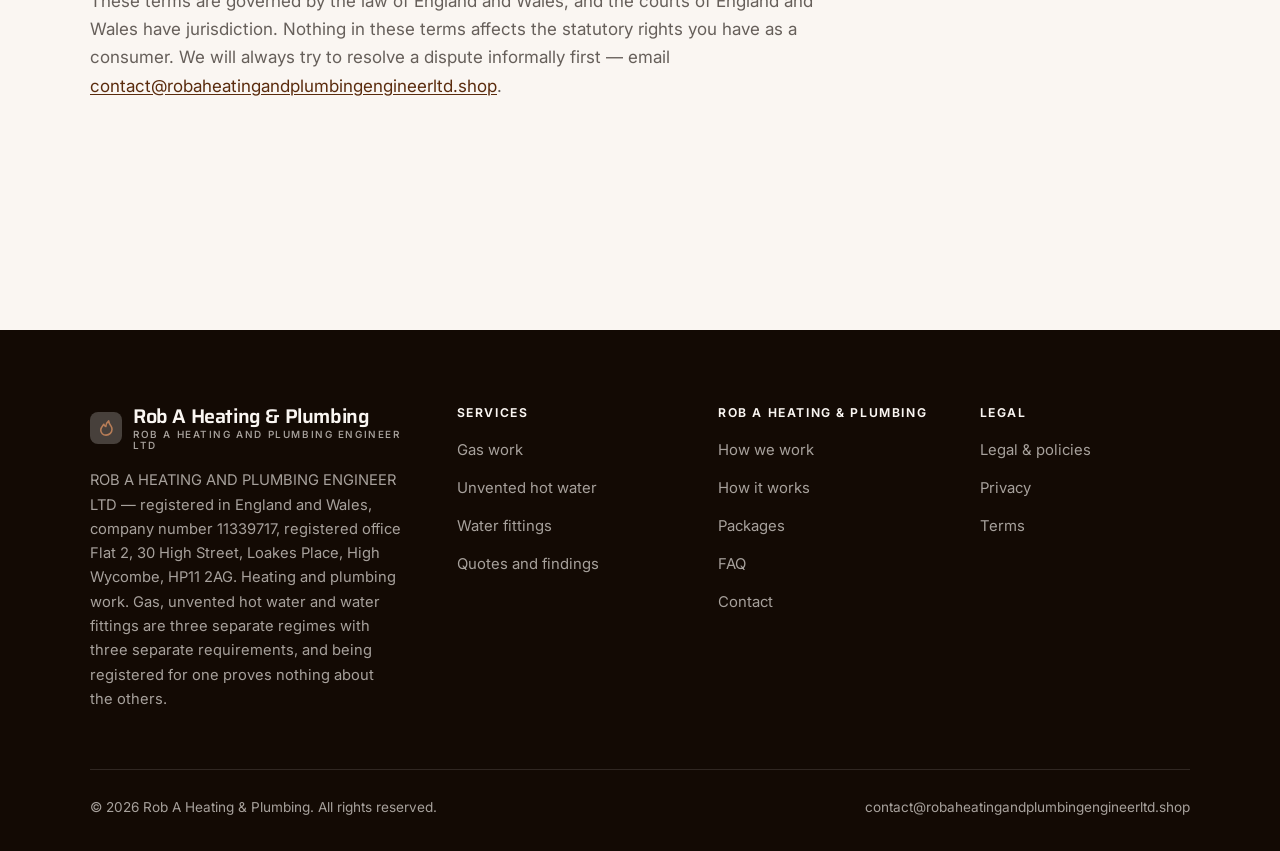
<file: legal.html>
<!DOCTYPE html>
<html lang="en" class="no-js">
<head>
<meta charset="utf-8">
<meta name="viewport" content="width=device-width, initial-scale=1">
<title>Legal, privacy and terms — Rob A Heating &amp; Plumbing</title>
<meta name="description" content="Business information, privacy policy and terms of service for Rob A Heating &amp; Plumbing.">
<meta name="robots" content="noindex">

<meta property="og:type" content="website">
<meta property="og:url" content="https://robaheatingandplumbingengineerltd.shop/legal.html">
<meta property="og:site_name" content="Rob A Heating &amp; Plumbing">
<meta property="og:locale" content="en_US">
<meta property="og:title" content="Legal, privacy and terms — Rob A Heating &amp; Plumbing">
<meta property="og:description" content="Business information, privacy policy and terms of service for Rob A Heating &amp; Plumbing.">
<meta name="theme-color" content="#130a04">

<link rel="icon" href="assets/img/favicon.svg" type="image/svg+xml">
<link rel="preconnect" href="https://fonts.googleapis.com">
<link rel="preconnect" href="https://fonts.gstatic.com" crossorigin>
<link rel="stylesheet" href="https://fonts.googleapis.com/css2?family=Saira:wght@400;500;600;700&family=Inter:wght@400..700&display=swap">
<link rel="stylesheet" href="assets/css/style.css">

<!-- Thème appliqué avant le premier rendu (évite le flash) -->
<script>
document.documentElement.classList.remove('no-js');
(function(){try{var t=localStorage.getItem('site-theme');if(t){document.documentElement.setAttribute('data-theme',t);}}catch(e){}})();
</script>
</head>

<body>
<a class="skip-link" href="#main">Skip to main content</a>

<header class="site-header">
  <nav class="wrap nav" aria-label="Main navigation">
    <a class="brand" href="index.html">
      <svg class="brand__mark" viewBox="0 0 64 64" aria-hidden="true">
        <rect class="bm-bg" width="64" height="64" rx="16"/>
        <g class="bm-ic" transform="translate(14 14) scale(1.5)" fill="none" stroke-width="2.1" stroke-linecap="round" stroke-linejoin="round"><path d="M12 21.5c-4 0-7-2.8-7-6.7 0-3.4 2.4-5.6 4-7.8.6 1.6 1.6 2.6 2.8 3 .2-3.1 1.4-5.6 3.7-7.5.3 3 1.6 4.8 3 6.7 1.1 1.5 1.5 3 1.5 4.6 0 4.2-3.3 7.7-8 7.7z"/></g>
      </svg>
      <span>Rob A Heating &amp; Plumbing<span class="brand__sub">ROB A HEATING AND PLUMBING ENGINEER LTD</span></span>
    </a>

    <ul class="nav__links" id="nav-links">
      <li><a href="index.html">Home</a></li>
      <li><a href="programs.html">Services</a></li>
      <li><a href="index.html#pricing">Packages</a></li>
      <li><a href="about.html">How we work</a></li>
      <li><a href="contact.html">Contact</a></li>
      <li><a class="btn btn--primary" href="contact.html">Ask about a job</a></li>
    </ul>

    <div class="nav__cta">
      <button class="theme-toggle" type="button" aria-label="Switch to dark theme">
        <svg class="icon-sun" viewBox="0 0 24 24" fill="none" stroke="currentColor" stroke-width="1.8" stroke-linecap="round" aria-hidden="true"><circle cx="12" cy="12" r="4"/><path d="M12 2v2m0 16v2M2 12h2m16 0h2M4.9 4.9l1.4 1.4m11.4 11.4 1.4 1.4M19.1 4.9l-1.4 1.4M6.3 17.7l-1.4 1.4"/></svg>
        <svg class="icon-moon" viewBox="0 0 24 24" fill="none" stroke="currentColor" stroke-width="1.8" stroke-linecap="round" stroke-linejoin="round" aria-hidden="true"><path d="M21 12.8A9 9 0 1 1 11.2 3a7 7 0 0 0 9.8 9.8z"/></svg>
      </button>
      <a class="btn btn--primary" href="contact.html">Ask about a job</a>
      <button class="nav__toggle" type="button" aria-expanded="false" aria-controls="nav-links" aria-label="Open menu">
        <svg class="icon-open" viewBox="0 0 24 24" fill="none" stroke="currentColor" stroke-width="2" stroke-linecap="round" aria-hidden="true"><path d="M3 6h18M3 12h18M3 18h18"/></svg>
        <svg class="icon-close" viewBox="0 0 24 24" fill="none" stroke="currentColor" stroke-width="2" stroke-linecap="round" aria-hidden="true"><path d="M6 6l12 12M18 6L6 18"/></svg>
      </button>
    </div>
  </nav>
</header>

<main id="main">

<section class="page-head">
  <div class="wrap">
    <nav class="breadcrumb" aria-label="Breadcrumb">
      <a href="index.html">Home</a><span>/</span><span aria-current="page">Legal &amp; policies</span>
    </nav>
    <h1>Legal, privacy and terms</h1>
    <p>Last updated: <time datetime="2026-11-04">November 4, 2026</time></p>
  </div>
</section>

<section class="section wrap">
  <div class="prose">

    <!--
      TO DO: this is a skeleton, not legal advice. Replace every [BRACKET] with
      your real details before selling, and have a lawyer review it if you can.
      Consumer protection rules differ by state.
    -->

    <h2 id="business">Business information</h2>
    <p>
      robaheatingandplumbingengineerltd.shop is operated by <strong>ROB A HEATING AND PLUMBING ENGINEER LTD</strong>, a private limited
      company registered in England and Wales, company number 11339717.
    </p>
    <ul>
      <li>Registered office: Flat 2, 30 High Street, Loakes Place, High Wycombe, England, HP11 2AG</li>
      <li>Email: <a href="mailto:contact@robaheatingandplumbingengineerltd.shop">contact@robaheatingandplumbingengineerltd.shop</a></li>
      <li>VAT number: [VAT NUMBER, IF REGISTERED]</li>
    </ul>

    <h3>Hosting</h3>
    <p>
      This site is hosted by <strong>GitHub Pages</strong> (GitHub, Inc., 88 Colin P. Kelly Jr. Street,
      San Francisco, CA 94107). The domain is registered through Namecheap, Inc.
    </p>

    <h3>Intellectual property</h3>
    <p>
      All content on this site — text, illustrations, branding and coaching materials — is protected by
      copyright. You may not reproduce or redistribute it without written permission. Work you create during
      the program stays yours.
    </p>

    <h2 id="privacy">Privacy policy</h2>
    <p>
      We collect the minimum needed to answer you and deliver the coaching. We never sell your personal
      information, and we do not share it for cross-context behavioral advertising.
    </p>
    <h3>What we collect</h3>
    <ul>
      <li><strong>Contact form</strong>: name, email address, the program and level you select, and your message.</li>
      <li><strong>Clients</strong>: the work and recordings you send, written exchanges, and session history.</li>
      <li><strong>No analytics or advertising cookies</strong> are set by this site.</li>
    </ul>
    <p>
      The only thing stored in your browser is a display preference (light or dark theme). It never reaches us.
    </p>
    <h3>Why we keep it, and for how long</h3>
    <ul>
      <li>Replying to an inquiry: kept for 12 months.</li>
      <li>Delivering coaching: kept for the length of the engagement, then 3 years.</li>
      <li>Tax and accounting records: kept as long as the law requires, generally 7 years.</li>
    </ul>
    <h3>Service providers</h3>
    <p>
      Form submissions may be processed by <strong>[FORM PROVIDER, e.g. Formspree]</strong> and payments by
      <strong>[PAYMENT PROVIDER, e.g. Stripe]</strong>. Our host keeps technical logs for security. These
      providers only process data on our behalf.
    </p>
    <h3>Your rights</h3>
    <p>
      Under UK data protection law you can ask what personal data we hold about you, have it corrected or
      erased, object to how we use it, restrict our use of it, and ask for a copy. Email
      <a href="mailto:contact@robaheatingandplumbingengineerltd.shop">contact@robaheatingandplumbingengineerltd.shop</a> and we will respond within one month. If you are not satisfied with
      our response you can complain to the Information Commissioner's Office at ico.org.uk.
    </p>
    <h3>Children</h3>
    <p>
      This service is intended for adults. We do not knowingly collect information from children under 13.
    </p>

    <h2 id="terms">Terms of service</h2>
    <h3>What we provide</h3>
    <p>
      Rob A Heating &amp; Plumbing provides heating and plumbing work carried on by ROB A HEATING AND PLUMBING ENGINEER LTD, a private limited company incorporated in England and Wales on 1 May 2018 under company number 11339717, whose registered office is at Flat 2, 30 High Street, Loakes Place, High Wycombe, HP11 2AG. THE COMPANY IS NOT A LICENSED GAS TRANSPORTER AND DOES NOT CONVEY GAS THROUGH MAINS. The standard industrial classification recorded against the company at the companies registry relates to the conveyance of gas through mains, which is a utility activity requiring a licence the company does not hold and does not claim; THAT CLASSIFICATION DOES NOT DESCRIBE THE COMPANY'S ACTIVITY and the activity described on this site is heating and plumbing work as indicated by the company's name. THREE SEPARATE REGIMES APPLY TO THIS TRADE AND COMPLIANCE WITH ONE ESTABLISHES NOTHING ABOUT THE OTHERS. FIRST, GAS: work on gas fittings and gas appliances may be carried out only by or on behalf of a business registered with the gas safety register, AND CARRYING OUT SUCH WORK WITHOUT REGISTRATION IS A CRIMINAL OFFENCE. THE COMPANY DOES NOT CARRY OUT GAS WORK OTHERWISE THAN WHERE THE REGISTRATION STATED AT [GAS SAFE REGISTRATION NUMBER] IS CURRENT AND COVERS THE CATEGORY OF WORK CONCERNED, AND EVERY CUSTOMER IS ENCOURAGED TO VERIFY THAT NUMBER ON THE PUBLIC REGISTER RATHER THAN RELY ON ANY STATEMENT MADE HERE OR ON ANY CARD PRODUCED ON SITE. SECOND, UNVENTED HOT WATER: the installation of an unvented hot water storage system above the prescribed capacity requires a competence separate from gas registration, is notifiable building work, and is subject to the applicable building regulations requirements; AN UNVENTED SYSTEM STORES ENERGY AND CAN FAIL VIOLENTLY WHERE ITS SAFETY DEVICES ARE ABSENT, INCORRECT OR UNMAINTAINED, which is why the competence is separate, and any qualification held in respect of such work is stated at [UNVENTED HOT WATER QUALIFICATION, IF HELD]. THIRD, WATER FITTINGS: water fittings must comply with the applicable water fittings regulations, certain installations must be notified to the water undertaker in advance of the work, and backflow prevention requirements exist to protect the public water supply and not merely the premises concerned; CONTRAVENTION OF THOSE REQUIREMENTS IS AN OFFENCE. WHERE A JOB TOUCHES A REGIME THE COMPANY IS NOT QUALIFIED OR REGISTERED FOR, IT IS REFERRED AND NOT UNDERTAKEN. NOTIFICATION AND CERTIFICATION: where work is notifiable, the requirement is identified before the work rather than after it, and any certificate or notification record relating to completed work is provided to the customer. THE COMPANY IS NOT AN APPROVED INSPECTION BODY and does not certify the safety of any installation it did not carry out, beyond reporting what it observed. SAFETY FINDINGS: where work reveals a defect affecting safety the customer is informed in writing, and the company may decline to leave an appliance or installation in service where it considers it immediately dangerous, or will record the customer's instruction to the contrary. ESTIMATES: the price or basis of pricing is given before work is undertaken and work exceeding a quotation is not carried out without prior agreement. INSURANCE held is limited to that stated at [PUBLIC LIABILITY INSURANCE AND INSURER]. NO GUARANTEE IS GIVEN BEYOND the manufacturer's warranty on parts fitted and any written warranty the company issues on its own work, and no representation is made as to the remaining service life of any existing appliance or system. Services are described on the
      <a href="programs.html">Services</a> page and indicative prices on the
      <a href="index.html#pricing">home page</a>.
      No physical goods are sold or shipped through this site.
    </p>
    <h3>Quotes and payment</h3>
    <p>
      Work is quoted in advance in writing, and nothing is charged until a quote is accepted. Payment terms,
      deposits and any retainer are set out in the quote or written agreement for that engagement.
      All prices are in pounds sterling (GBP) and that is the amount charged. VAT is shown separately where it applies.
      There is no subscription and no recurring charge unless a written agreement says so.
      ROB A HEATING AND PLUMBING ENGINEER LTD is the merchant of record for every payment taken, and the name that
      appears on your statement is <strong>[STATEMENT DESCRIPTOR]</strong>. Card payments are handled by
      <strong>[PAYMENT PROVIDER, e.g. Stripe]</strong>; we never see or store your full card number.
    </p>
    <h3>Scheduling and cancellation</h3>
    <p>
      Either party may cancel scheduled work on the notice set out in the written agreement for that engagement.
      Work already performed, and expenses already committed on your behalf, remain payable.
    </p>
    <h3>Your responsibilities</h3>
    <p>
      You agree to give accurate information and timely access to whatever the work requires, and to hold any
      permits, insurance or approvals that your own situation requires.
    </p>
    <h3>Refunds, returns and disputes</h3>
    <p>
      Any deposit taken is held against materials actually ordered for your job and is returned in full if we do not start the work. Where work has begun, what is refundable is the part not yet performed, set out in writing. Where work we carried out is not right, we come back and put it right at our cost, and that sits alongside your statutory rights rather than replacing them.
      Where something we supplied is faulty, not as described, or not carried out with reasonable care and skill,
      tell us and we will put it right, do it again or refund it. That sits alongside your statutory rights and
      takes nothing away from them. Raise it with us first by email —
      <a href="mailto:contact@robaheatingandplumbingengineerltd.shop">contact@robaheatingandplumbingengineerltd.shop</a> — and we reply within <strong>[NUMBER]</strong> working days.
      We would much rather fix a problem directly than have it come back as a card dispute.
    </p>
    <h3>Delivery and fulfilment</h3>
    <p>
      Work starts on the date agreed in writing, and where a job requires a notification or a certificate, that is identified before the work rather than chased afterwards. If a date moves we tell you as soon as we know. Any certificate or notification record relating to completed work is handed to you rather than kept on file.
    </p>

    <h3>No guarantees</h3>
    <p>
      Coaching depends heavily on the work you put in. We do not promise any specific result
      about the remaining life of an existing appliance or system, which no one can promise. Services are provided on an "as is" basis, and our total
      liability is limited to the amount you paid us in the three months before the claim.
    </p>
    <h3>Acceptable use</h3>
    <p>
      Program materials are for your personal use. Sharing your account, recording sessions without consent
      or redistributing materials may end your access without a refund.
    </p>
    <h3>Governing law</h3>
    <p>
      These terms are governed by the law of England and Wales, and the courts of England and Wales have jurisdiction. Nothing in these terms affects the statutory rights you have as a consumer. We will always
      try to resolve a dispute informally first — email <a href="mailto:contact@robaheatingandplumbingengineerltd.shop">contact@robaheatingandplumbingengineerltd.shop</a>.
    </p>

  </div>
</section>

</main>

<footer class="site-footer">
  <div class="wrap">
    <div class="footer__grid">
      <div class="footer__brand">
        <a class="brand" href="index.html">
          <svg class="brand__mark" viewBox="0 0 64 64" aria-hidden="true">
        <rect class="bm-bg" width="64" height="64" rx="16"/>
        <g class="bm-ic" transform="translate(14 14) scale(1.5)" fill="none" stroke-width="2.1" stroke-linecap="round" stroke-linejoin="round"><path d="M12 21.5c-4 0-7-2.8-7-6.7 0-3.4 2.4-5.6 4-7.8.6 1.6 1.6 2.6 2.8 3 .2-3.1 1.4-5.6 3.7-7.5.3 3 1.6 4.8 3 6.7 1.1 1.5 1.5 3 1.5 4.6 0 4.2-3.3 7.7-8 7.7z"/></g>
      </svg>
          <span>Rob A Heating &amp; Plumbing<span class="brand__sub">ROB A HEATING AND PLUMBING ENGINEER LTD</span></span>
        </a>
        <p>ROB A HEATING AND PLUMBING ENGINEER LTD — registered in England and Wales, company number 11339717, registered office Flat 2, 30 High Street, Loakes Place, High Wycombe, HP11 2AG. Heating and plumbing work. Gas, unvented hot water and water fittings are three separate regimes with three separate requirements, and being registered for one proves nothing about the others.</p>
      </div>

      <div class="footer__col">
        <h4>Services</h4>
        <ul>
          <li><a href="programs.html#gas">Gas work</a></li>
          <li><a href="programs.html#unvented">Unvented hot water</a></li>
          <li><a href="programs.html#water">Water fittings</a></li>
          <li><a href="programs.html#honest">Quotes and findings</a></li>
        </ul>
      </div>

      <div class="footer__col">
        <h4>Rob A Heating &amp; Plumbing</h4>
        <ul>
          <li><a href="about.html">How we work</a></li>
          <li><a href="index.html#how-it-works">How it works</a></li>
          <li><a href="index.html#pricing">Packages</a></li>
          <li><a href="index.html#faq">FAQ</a></li>
          <li><a href="contact.html">Contact</a></li>
        </ul>
      </div>

      <div class="footer__col">
        <h4>Legal</h4>
        <ul>
          <li><a href="legal.html">Legal &amp; policies</a></li>
          <li><a href="legal.html#privacy">Privacy</a></li>
          <li><a href="legal.html#terms">Terms</a></li>
        </ul>
      </div>
    </div>

    <div class="footer__bottom">
      <p>© <span data-year>2026</span> Rob A Heating &amp; Plumbing. All rights reserved.</p>
      <p><a href="mailto:contact@robaheatingandplumbingengineerltd.shop">contact@robaheatingandplumbingengineerltd.shop</a></p>
    </div>
  </div>
</footer>

<script src="assets/js/main.js" defer></script>
</body>
</html>
</file>
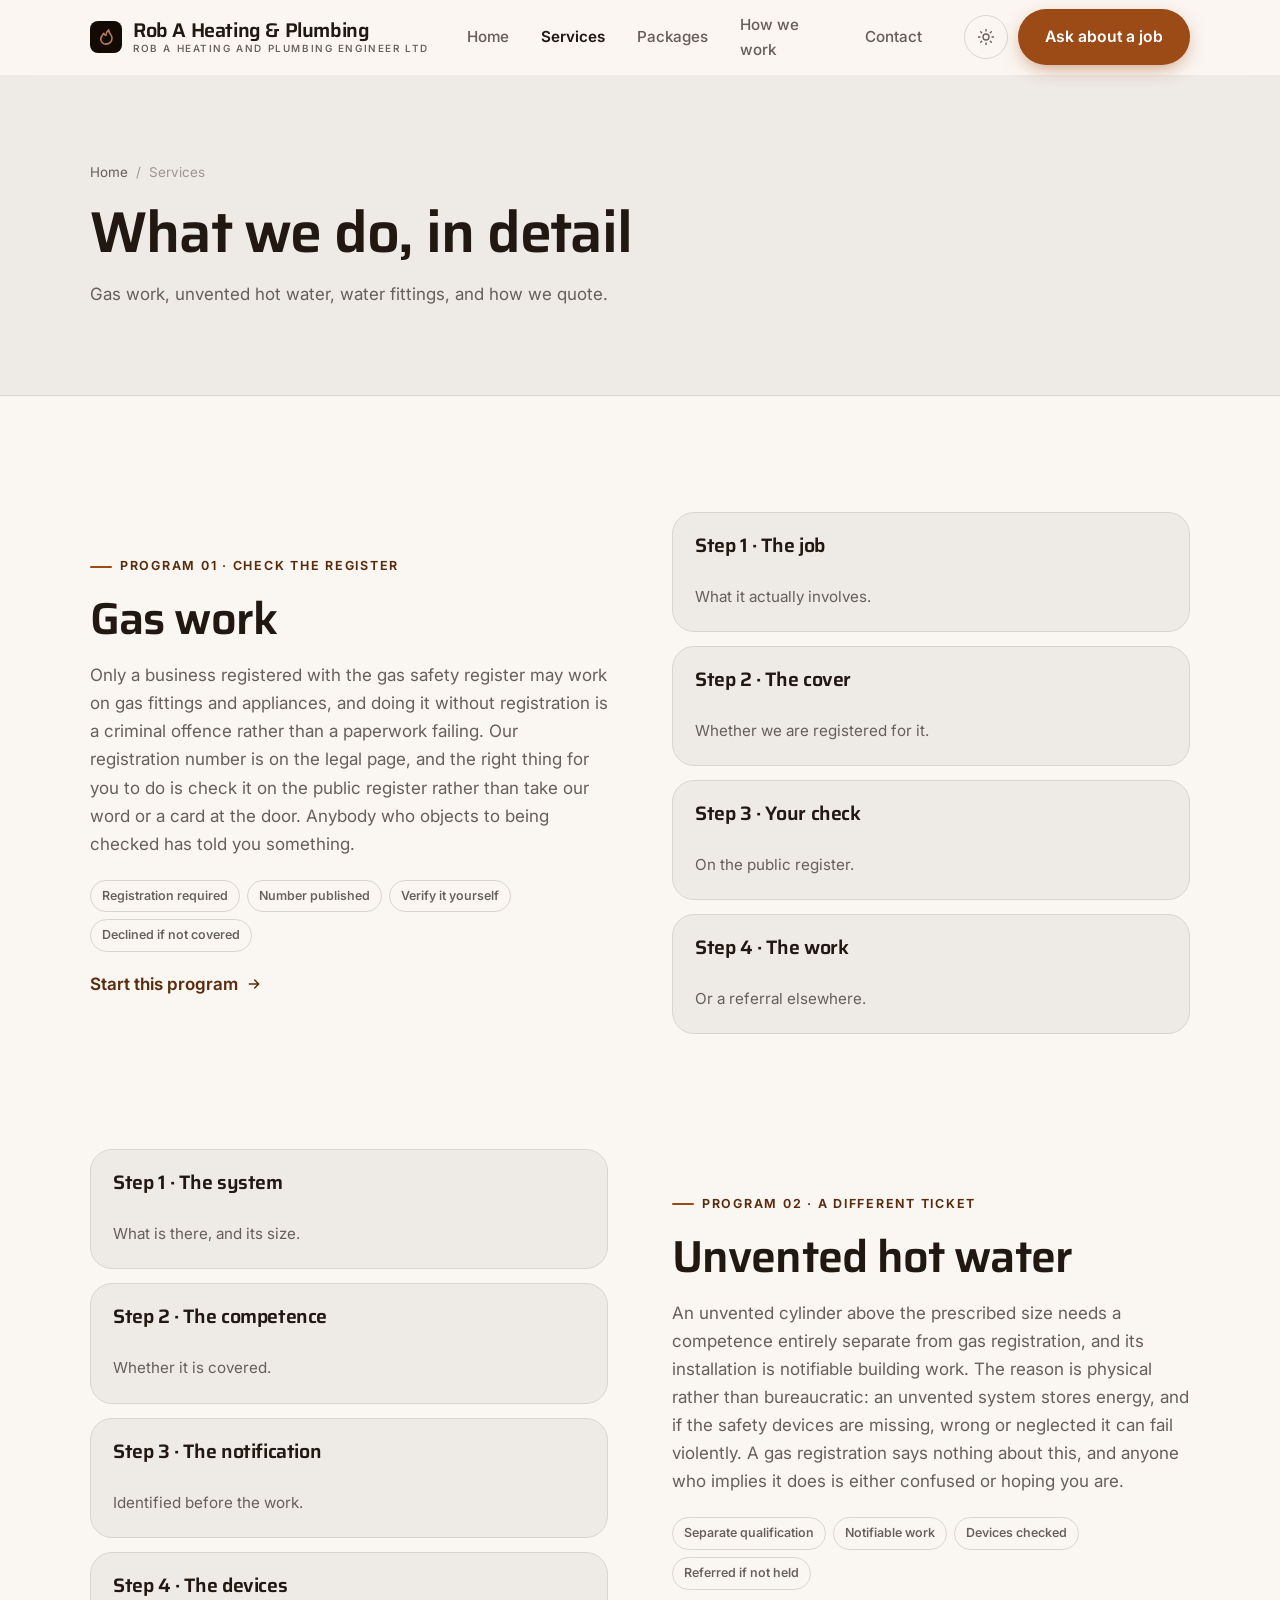
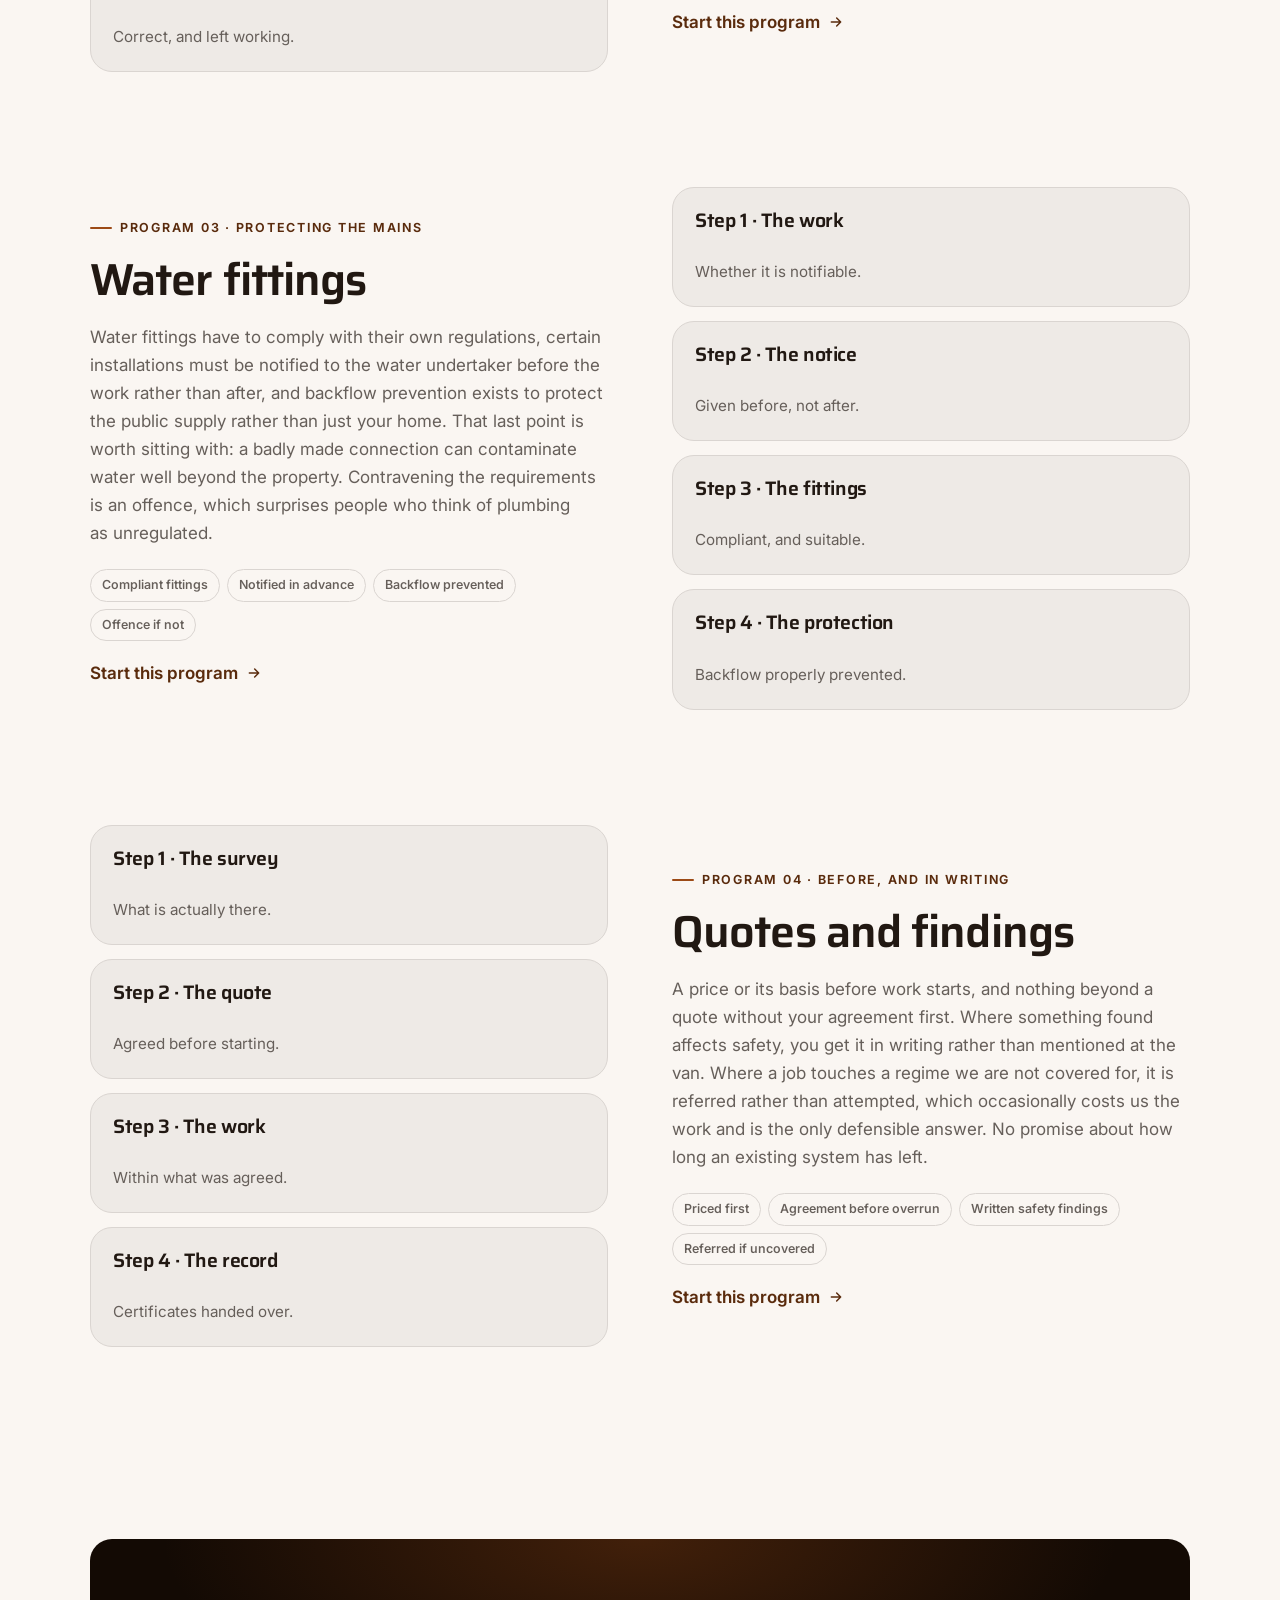
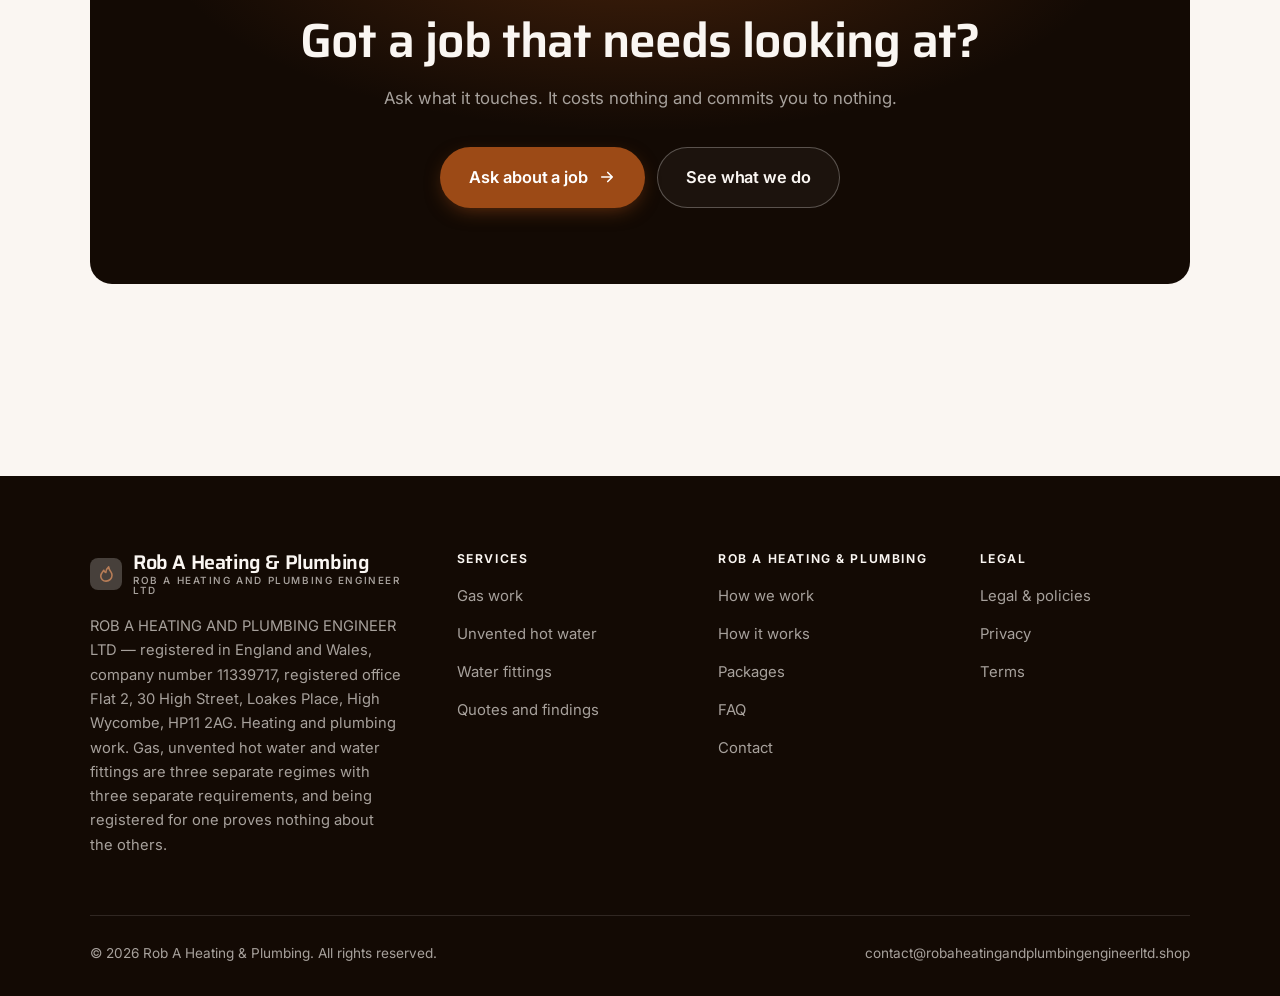
<file: programs.html>
<!DOCTYPE html>
<html lang="en" class="no-js">
<head>
<meta charset="utf-8">
<meta name="viewport" content="width=device-width, initial-scale=1">
<title>Services — Rob A Heating &amp; Plumbing</title>
<meta name="description" content="Heating and plumbing work in High Wycombe, across three separate regulatory regimes: gas, unvented hot water and water fittings.">
<link rel="canonical" href="https://robaheatingandplumbingengineerltd.shop/programs.html">

<meta property="og:type" content="website">
<meta property="og:url" content="https://robaheatingandplumbingengineerltd.shop/programs.html">
<meta property="og:site_name" content="Rob A Heating &amp; Plumbing">
<meta property="og:locale" content="en_US">
<meta property="og:title" content="Services — Rob A Heating &amp; Plumbing">
<meta property="og:description" content="Heating and plumbing work in High Wycombe, across three separate regulatory regimes: gas, unvented hot water and water fittings.">
<meta name="theme-color" content="#130a04">

<link rel="icon" href="assets/img/favicon.svg" type="image/svg+xml">
<link rel="preconnect" href="https://fonts.googleapis.com">
<link rel="preconnect" href="https://fonts.gstatic.com" crossorigin>
<link rel="stylesheet" href="https://fonts.googleapis.com/css2?family=Saira:wght@400;500;600;700&family=Inter:wght@400..700&display=swap">
<link rel="stylesheet" href="assets/css/style.css">

<!-- Thème appliqué avant le premier rendu (évite le flash) -->
<script>
document.documentElement.classList.remove('no-js');
(function(){try{var t=localStorage.getItem('site-theme');if(t){document.documentElement.setAttribute('data-theme',t);}}catch(e){}})();
</script>
</head>

<body>
<a class="skip-link" href="#main">Skip to main content</a>

<header class="site-header">
  <nav class="wrap nav" aria-label="Main navigation">
    <a class="brand" href="index.html">
      <svg class="brand__mark" viewBox="0 0 64 64" aria-hidden="true">
        <rect class="bm-bg" width="64" height="64" rx="16"/>
        <g class="bm-ic" transform="translate(14 14) scale(1.5)" fill="none" stroke-width="2.1" stroke-linecap="round" stroke-linejoin="round"><path d="M12 21.5c-4 0-7-2.8-7-6.7 0-3.4 2.4-5.6 4-7.8.6 1.6 1.6 2.6 2.8 3 .2-3.1 1.4-5.6 3.7-7.5.3 3 1.6 4.8 3 6.7 1.1 1.5 1.5 3 1.5 4.6 0 4.2-3.3 7.7-8 7.7z"/></g>
      </svg>
      <span>Rob A Heating &amp; Plumbing<span class="brand__sub">ROB A HEATING AND PLUMBING ENGINEER LTD</span></span>
    </a>

    <ul class="nav__links" id="nav-links">
      <li><a href="index.html">Home</a></li>
      <li><a href="programs.html" aria-current="page">Services</a></li>
      <li><a href="index.html#pricing">Packages</a></li>
      <li><a href="about.html">How we work</a></li>
      <li><a href="contact.html">Contact</a></li>
      <li><a class="btn btn--primary" href="contact.html">Ask about a job</a></li>
    </ul>

    <div class="nav__cta">
      <button class="theme-toggle" type="button" aria-label="Switch to dark theme">
        <svg class="icon-sun" viewBox="0 0 24 24" fill="none" stroke="currentColor" stroke-width="1.8" stroke-linecap="round" aria-hidden="true"><circle cx="12" cy="12" r="4"/><path d="M12 2v2m0 16v2M2 12h2m16 0h2M4.9 4.9l1.4 1.4m11.4 11.4 1.4 1.4M19.1 4.9l-1.4 1.4M6.3 17.7l-1.4 1.4"/></svg>
        <svg class="icon-moon" viewBox="0 0 24 24" fill="none" stroke="currentColor" stroke-width="1.8" stroke-linecap="round" stroke-linejoin="round" aria-hidden="true"><path d="M21 12.8A9 9 0 1 1 11.2 3a7 7 0 0 0 9.8 9.8z"/></svg>
      </button>
      <a class="btn btn--primary" href="contact.html">Ask about a job</a>
      <button class="nav__toggle" type="button" aria-expanded="false" aria-controls="nav-links" aria-label="Open menu">
        <svg class="icon-open" viewBox="0 0 24 24" fill="none" stroke="currentColor" stroke-width="2" stroke-linecap="round" aria-hidden="true"><path d="M3 6h18M3 12h18M3 18h18"/></svg>
        <svg class="icon-close" viewBox="0 0 24 24" fill="none" stroke="currentColor" stroke-width="2" stroke-linecap="round" aria-hidden="true"><path d="M6 6l12 12M18 6L6 18"/></svg>
      </button>
    </div>
  </nav>
</header>

<main id="main">

<section class="page-head">
  <div class="wrap">
    <nav class="breadcrumb" aria-label="Breadcrumb">
      <a href="index.html">Home</a><span>/</span><span aria-current="page">Services</span>
    </nav>
    <h1>What we do, in detail</h1>
    <p>Gas work, unvented hot water, water fittings, and how we quote.</p>
  </div>
</section>

<section class="section wrap" id="gas">
  <div class="split reveal">
    <div>
      <span class="eyebrow">Program 01 · Check the register</span>
      <h2>Gas work</h2>
      <p>Only a business registered with the gas safety register may work on gas fittings and appliances, and doing it without registration is a criminal offence rather than a paperwork failing. Our registration number is on the legal page, and the right thing for you to do is check it on the public register rather than take our word or a card at the door. Anybody who objects to being checked has told you something.</p>
      <ul class="tags"><li>Registration required</li><li>Number published</li><li>Verify it yourself</li><li>Declined if not covered</li></ul>
      <p><a class="arrow-link" href="contact.html">Start this program <svg viewBox="0 0 24 24" fill="none" stroke="currentColor" stroke-width="2.2" stroke-linecap="round" stroke-linejoin="round" aria-hidden="true"><path d="M5 12h14M13 6l6 6-6 6"/></svg></a></p>
    </div>
    <div class="grid grid--2 grid--tight">
      <article class="card card--sm">
        <h3>Step 1 · The job</h3>
        <p>What it actually involves.</p>
      </article>
      <article class="card card--sm">
        <h3>Step 2 · The cover</h3>
        <p>Whether we are registered for it.</p>
      </article>
      <article class="card card--sm">
        <h3>Step 3 · Your check</h3>
        <p>On the public register.</p>
      </article>
      <article class="card card--sm">
        <h3>Step 4 · The work</h3>
        <p>Or a referral elsewhere.</p>
      </article>
    </div>
  </div>
</section>

<section class="section section--flush wrap" id="unvented">
  <div class="split reveal">
    <div class="grid grid--2 grid--tight">
      <article class="card card--sm">
        <h3>Step 1 · The system</h3>
        <p>What is there, and its size.</p>
      </article>
      <article class="card card--sm">
        <h3>Step 2 · The competence</h3>
        <p>Whether it is covered.</p>
      </article>
      <article class="card card--sm">
        <h3>Step 3 · The notification</h3>
        <p>Identified before the work.</p>
      </article>
      <article class="card card--sm">
        <h3>Step 4 · The devices</h3>
        <p>Correct, and left working.</p>
      </article>
    </div>
    <div>
      <span class="eyebrow">Program 02 · A different ticket</span>
      <h2>Unvented hot water</h2>
      <p>An unvented cylinder above the prescribed size needs a competence entirely separate from gas registration, and its installation is notifiable building work. The reason is physical rather than bureaucratic: an unvented system stores energy, and if the safety devices are missing, wrong or neglected it can fail violently. A gas registration says nothing about this, and anyone who implies it does is either confused or hoping you are.</p>
      <ul class="tags"><li>Separate qualification</li><li>Notifiable work</li><li>Devices checked</li><li>Referred if not held</li></ul>
      <p><a class="arrow-link" href="contact.html">Start this program <svg viewBox="0 0 24 24" fill="none" stroke="currentColor" stroke-width="2.2" stroke-linecap="round" stroke-linejoin="round" aria-hidden="true"><path d="M5 12h14M13 6l6 6-6 6"/></svg></a></p>
    </div>
  </div>
</section>

<section class="section section--flush wrap" id="water">
  <div class="split reveal">
    <div>
      <span class="eyebrow">Program 03 · Protecting the mains</span>
      <h2>Water fittings</h2>
      <p>Water fittings have to comply with their own regulations, certain installations must be notified to the water undertaker before the work rather than after, and backflow prevention exists to protect the public supply rather than just your home. That last point is worth sitting with: a badly made connection can contaminate water well beyond the property. Contravening the requirements is an offence, which surprises people who think of plumbing as unregulated.</p>
      <ul class="tags"><li>Compliant fittings</li><li>Notified in advance</li><li>Backflow prevented</li><li>Offence if not</li></ul>
      <p><a class="arrow-link" href="contact.html">Start this program <svg viewBox="0 0 24 24" fill="none" stroke="currentColor" stroke-width="2.2" stroke-linecap="round" stroke-linejoin="round" aria-hidden="true"><path d="M5 12h14M13 6l6 6-6 6"/></svg></a></p>
    </div>
    <div class="grid grid--2 grid--tight">
      <article class="card card--sm">
        <h3>Step 1 · The work</h3>
        <p>Whether it is notifiable.</p>
      </article>
      <article class="card card--sm">
        <h3>Step 2 · The notice</h3>
        <p>Given before, not after.</p>
      </article>
      <article class="card card--sm">
        <h3>Step 3 · The fittings</h3>
        <p>Compliant, and suitable.</p>
      </article>
      <article class="card card--sm">
        <h3>Step 4 · The protection</h3>
        <p>Backflow properly prevented.</p>
      </article>
    </div>
  </div>
</section>

<section class="section section--flush wrap" id="honest">
  <div class="split reveal">
    <div class="grid grid--2 grid--tight">
      <article class="card card--sm">
        <h3>Step 1 · The survey</h3>
        <p>What is actually there.</p>
      </article>
      <article class="card card--sm">
        <h3>Step 2 · The quote</h3>
        <p>Agreed before starting.</p>
      </article>
      <article class="card card--sm">
        <h3>Step 3 · The work</h3>
        <p>Within what was agreed.</p>
      </article>
      <article class="card card--sm">
        <h3>Step 4 · The record</h3>
        <p>Certificates handed over.</p>
      </article>
    </div>
    <div>
      <span class="eyebrow">Program 04 · Before, and in writing</span>
      <h2>Quotes and findings</h2>
      <p>A price or its basis before work starts, and nothing beyond a quote without your agreement first. Where something found affects safety, you get it in writing rather than mentioned at the van. Where a job touches a regime we are not covered for, it is referred rather than attempted, which occasionally costs us the work and is the only defensible answer. No promise about how long an existing system has left.</p>
      <ul class="tags"><li>Priced first</li><li>Agreement before overrun</li><li>Written safety findings</li><li>Referred if uncovered</li></ul>
      <p><a class="arrow-link" href="contact.html">Start this program <svg viewBox="0 0 24 24" fill="none" stroke="currentColor" stroke-width="2.2" stroke-linecap="round" stroke-linejoin="round" aria-hidden="true"><path d="M5 12h14M13 6l6 6-6 6"/></svg></a></p>
    </div>
  </div>
</section>

<section class="wrap section--tight">
  <div class="cta-band reveal">
    <h2>Got a job that needs looking at?</h2>
    <p>Ask what it touches. It costs nothing and commits you to nothing.</p>
    <div class="hero__actions">
      <a class="btn btn--primary btn--lg" href="contact.html">Ask about a job <svg viewBox="0 0 24 24" fill="none" stroke="currentColor" stroke-width="2.2" stroke-linecap="round" stroke-linejoin="round" aria-hidden="true"><path d="M5 12h14M13 6l6 6-6 6"/></svg></a>
      <a class="btn btn--on-dark btn--lg" href="programs.html">See what we do</a>
    </div>
  </div>
</section>

</main>

<footer class="site-footer">
  <div class="wrap">
    <div class="footer__grid">
      <div class="footer__brand">
        <a class="brand" href="index.html">
          <svg class="brand__mark" viewBox="0 0 64 64" aria-hidden="true">
        <rect class="bm-bg" width="64" height="64" rx="16"/>
        <g class="bm-ic" transform="translate(14 14) scale(1.5)" fill="none" stroke-width="2.1" stroke-linecap="round" stroke-linejoin="round"><path d="M12 21.5c-4 0-7-2.8-7-6.7 0-3.4 2.4-5.6 4-7.8.6 1.6 1.6 2.6 2.8 3 .2-3.1 1.4-5.6 3.7-7.5.3 3 1.6 4.8 3 6.7 1.1 1.5 1.5 3 1.5 4.6 0 4.2-3.3 7.7-8 7.7z"/></g>
      </svg>
          <span>Rob A Heating &amp; Plumbing<span class="brand__sub">ROB A HEATING AND PLUMBING ENGINEER LTD</span></span>
        </a>
        <p>ROB A HEATING AND PLUMBING ENGINEER LTD — registered in England and Wales, company number 11339717, registered office Flat 2, 30 High Street, Loakes Place, High Wycombe, HP11 2AG. Heating and plumbing work. Gas, unvented hot water and water fittings are three separate regimes with three separate requirements, and being registered for one proves nothing about the others.</p>
      </div>

      <div class="footer__col">
        <h4>Services</h4>
        <ul>
          <li><a href="programs.html#gas">Gas work</a></li>
          <li><a href="programs.html#unvented">Unvented hot water</a></li>
          <li><a href="programs.html#water">Water fittings</a></li>
          <li><a href="programs.html#honest">Quotes and findings</a></li>
        </ul>
      </div>

      <div class="footer__col">
        <h4>Rob A Heating &amp; Plumbing</h4>
        <ul>
          <li><a href="about.html">How we work</a></li>
          <li><a href="index.html#how-it-works">How it works</a></li>
          <li><a href="index.html#pricing">Packages</a></li>
          <li><a href="index.html#faq">FAQ</a></li>
          <li><a href="contact.html">Contact</a></li>
        </ul>
      </div>

      <div class="footer__col">
        <h4>Legal</h4>
        <ul>
          <li><a href="legal.html">Legal &amp; policies</a></li>
          <li><a href="legal.html#privacy">Privacy</a></li>
          <li><a href="legal.html#terms">Terms</a></li>
        </ul>
      </div>
    </div>

    <div class="footer__bottom">
      <p>© <span data-year>2026</span> Rob A Heating &amp; Plumbing. All rights reserved.</p>
      <p><a href="mailto:contact@robaheatingandplumbingengineerltd.shop">contact@robaheatingandplumbingengineerltd.shop</a></p>
    </div>
  </div>
</footer>

<script src="assets/js/main.js" defer></script>
</body>
</html>
</file>
<file: assets/css/style.css>
/* Rob A Heating & Plumbing — couleurs et polices de la marque.
   Modifier ces valeurs suffit à changer l'identité visuelle de tout le site. */
:root {
  --c-accent:    #9c4a16;
  --c-on-accent: #ffffff;
  --c-ink:       #130a04;
  --c-paper:     #faf6f2;

  --accent-ink-light: color-mix(in srgb, var(--c-accent) 58%, black);
  --accent-on-dark:   color-mix(in srgb, var(--c-accent) 72%, white);

  --font-display: "Saira", system-ui, -apple-system, "Segoe UI", sans-serif;
  --font-body: "Inter", system-ui, -apple-system, "Segoe UI", sans-serif;
  --display-weight: 600;
  --display-tracking: -.02em;
}

/* ==========================================================================
   Feuille de style commune aux sites de coaching
   Les couleurs de marque (--c-accent, --c-on-accent, --c-ink, --c-paper) et
   les polices sont définies juste au-dessus, par site. Tout le reste en dérive.
   ========================================================================== */

/* --------------------------------------------------------------------------
   1. Tokens dérivés
   -------------------------------------------------------------------------- */

:root {
  /* Thème clair */
  --paper:      var(--c-paper);
  --paper-2:    color-mix(in srgb, var(--c-paper) 95%, var(--c-ink));
  --paper-3:    color-mix(in srgb, var(--c-paper) 89%, var(--c-ink));
  --line:       color-mix(in srgb, var(--c-paper) 86%, var(--c-ink));
  --text:       color-mix(in srgb, var(--c-ink) 94%, var(--c-paper));
  --muted:      color-mix(in srgb, var(--c-ink) 64%, var(--c-paper));
  --accent:     var(--c-accent);
  --accent-600: color-mix(in srgb, var(--c-accent) 86%, black);
  --accent-ink: var(--accent-ink-light);
  --on-accent:  var(--c-on-accent);
  --ink:        var(--c-ink);
  --ink-soft:   color-mix(in srgb, var(--c-ink) 90%, white);
  --on-ink:     var(--c-paper);
  --on-ink-mut: color-mix(in srgb, var(--c-paper) 64%, var(--c-ink));
  --brand-bg:   var(--c-ink);

  /* Rayons */
  --r-sm: 8px;
  --r-md: 14px;
  --r-lg: 22px;
  --r-full: 999px;

  /* Ombres */
  --sh-1: 0 1px 2px rgba(0, 0, 0, .05), 0 2px 8px rgba(0, 0, 0, .04);
  --sh-2: 0 2px 4px rgba(0, 0, 0, .05), 0 12px 32px rgba(0, 0, 0, .09);
  --sh-3: 0 4px 8px rgba(0, 0, 0, .06), 0 24px 56px rgba(0, 0, 0, .14);

  /* Rythme */
  --gutter: clamp(16px, 4vw, 40px);
  --maxw: 1180px;
  --section-y: clamp(64px, 9vw, 124px);

  --ease: cubic-bezier(.22, .61, .36, 1);
}

/* Thème sombre — suit le système, sauf si l'utilisateur a choisi « clair » */
@media (prefers-color-scheme: dark) {
  :root:not([data-theme="light"]) {
    --paper:      var(--c-ink);
    --paper-2:    color-mix(in srgb, var(--c-ink) 92%, white);
    --paper-3:    color-mix(in srgb, var(--c-ink) 86%, white);
    --line:       color-mix(in srgb, var(--c-ink) 80%, white);
    --text:       color-mix(in srgb, var(--c-paper) 94%, var(--c-ink));
    --muted:      color-mix(in srgb, var(--c-paper) 66%, var(--c-ink));
    --accent-ink: var(--accent-on-dark);
    --ink:        color-mix(in srgb, var(--c-ink) 72%, black);
    --brand-bg:   color-mix(in srgb, var(--c-ink) 80%, white);
    --sh-1: 0 1px 2px rgba(0, 0, 0, .4), 0 2px 8px rgba(0, 0, 0, .3);
    --sh-2: 0 2px 4px rgba(0, 0, 0, .4), 0 12px 32px rgba(0, 0, 0, .45);
    --sh-3: 0 4px 8px rgba(0, 0, 0, .45), 0 24px 56px rgba(0, 0, 0, .55);
  }
}

/* Thème sombre — choix explicite */
:root[data-theme="dark"] {
  --paper:      var(--c-ink);
  --paper-2:    color-mix(in srgb, var(--c-ink) 92%, white);
  --paper-3:    color-mix(in srgb, var(--c-ink) 86%, white);
  --line:       color-mix(in srgb, var(--c-ink) 80%, white);
  --text:       color-mix(in srgb, var(--c-paper) 94%, var(--c-ink));
  --muted:      color-mix(in srgb, var(--c-paper) 66%, var(--c-ink));
  --accent-ink: var(--accent-on-dark);
  --ink:        color-mix(in srgb, var(--c-ink) 72%, black);
  --brand-bg:   color-mix(in srgb, var(--c-ink) 80%, white);
  --sh-1: 0 1px 2px rgba(0, 0, 0, .4), 0 2px 8px rgba(0, 0, 0, .3);
  --sh-2: 0 2px 4px rgba(0, 0, 0, .4), 0 12px 32px rgba(0, 0, 0, .45);
  --sh-3: 0 4px 8px rgba(0, 0, 0, .45), 0 24px 56px rgba(0, 0, 0, .55);
}

/* --------------------------------------------------------------------------
   2. Reset / base
   -------------------------------------------------------------------------- */

*, *::before, *::after { box-sizing: border-box; }

* { margin: 0; }

html {
  -webkit-text-size-adjust: 100%;
  scroll-behavior: smooth;
  scroll-padding-top: 88px;
}

body {
  background: var(--paper);
  color: var(--text);
  font-family: var(--font-body);
  font-size: 17px;
  line-height: 1.65;
  -webkit-font-smoothing: antialiased;
  text-rendering: optimizeLegibility;
  overflow-x: hidden;
}

img, svg, video { display: block; max-width: 100%; height: auto; }

a { color: inherit; text-decoration: none; }

button, input, textarea, select { font: inherit; color: inherit; }

h1, h2, h3, h4 {
  font-family: var(--font-display);
  font-weight: var(--display-weight);
  line-height: 1.08;
  letter-spacing: var(--display-tracking);
  text-wrap: balance;
}

p { text-wrap: pretty; }

:focus-visible {
  outline: 3px solid var(--accent);
  outline-offset: 3px;
  border-radius: 4px;
}

::selection { background: var(--accent); color: var(--on-accent); }

/* --------------------------------------------------------------------------
   3. Utilitaires de mise en page
   -------------------------------------------------------------------------- */

.wrap {
  width: 100%;
  max-width: var(--maxw);
  margin-inline: auto;
  padding-inline: var(--gutter);
}

.section { padding-block: var(--section-y); }
.section--flush { padding-top: 0; }
.section--tight { padding-block: clamp(48px, 6vw, 80px); }

.skip-link {
  position: absolute;
  left: 12px;
  top: -100px;
  z-index: 200;
  background: var(--accent);
  color: var(--on-accent);
  padding: 12px 20px;
  border-radius: var(--r-sm);
  font-weight: 600;
  transition: top .2s var(--ease);
}
.skip-link:focus { top: 12px; }

.eyebrow {
  display: inline-flex;
  align-items: center;
  gap: 8px;
  font-size: .78rem;
  font-weight: 650;
  letter-spacing: .14em;
  text-transform: uppercase;
  color: var(--accent-ink);
  margin-bottom: 18px;
}
.eyebrow::before {
  content: "";
  width: 22px;
  height: 2px;
  background: var(--accent);
  border-radius: 2px;
}

.section-head { max-width: 62ch; margin-bottom: clamp(36px, 5vw, 60px); }
.section-head h2 { font-size: clamp(2rem, 4.4vw, 3.1rem); }
.section-head p {
  margin-top: 18px;
  color: var(--muted);
  font-size: clamp(1rem, 1.6vw, 1.12rem);
  max-width: 58ch;
}

.section-head--center { margin-inline: auto; text-align: center; }
.section-head--center .eyebrow { justify-content: center; }
.section-head--center p { margin-inline: auto; }

/* --------------------------------------------------------------------------
   4. Boutons
   -------------------------------------------------------------------------- */

.btn {
  display: inline-flex;
  align-items: center;
  justify-content: center;
  gap: 10px;
  padding: 14px 26px;
  border: 1px solid transparent;
  border-radius: var(--r-full);
  font-weight: 620;
  font-size: .98rem;
  letter-spacing: -.005em;
  cursor: pointer;
  white-space: nowrap;
  transition: transform .18s var(--ease), background-color .18s var(--ease),
              border-color .18s var(--ease), box-shadow .18s var(--ease), color .18s var(--ease);
}
.btn:hover { transform: translateY(-2px); }
.btn:active { transform: translateY(0); }

.btn--primary {
  background: var(--accent);
  color: var(--on-accent);
  box-shadow: 0 6px 20px -6px color-mix(in srgb, var(--c-accent) 65%, transparent);
}
.btn--primary:hover {
  background: var(--accent-600);
  box-shadow: 0 12px 28px -8px color-mix(in srgb, var(--c-accent) 70%, transparent);
}

.btn--ghost {
  border-color: var(--line);
  background: transparent;
  color: var(--text);
}
.btn--ghost:hover { border-color: var(--accent); color: var(--accent-ink); }

.btn--on-dark {
  border-color: color-mix(in srgb, var(--c-paper) 28%, transparent);
  color: var(--on-ink);
  background: color-mix(in srgb, var(--c-paper) 4%, transparent);
}
.btn--on-dark:hover {
  border-color: color-mix(in srgb, var(--c-paper) 60%, transparent);
  background: color-mix(in srgb, var(--c-paper) 10%, transparent);
}

.btn--lg { padding: 16px 28px; font-size: 1.02rem; }
.btn--block { width: 100%; }

.btn svg { width: 18px; height: 18px; flex: none; }

@media (max-width: 420px) {
  .btn--lg { padding: 15px 22px; font-size: 1rem; white-space: normal; text-align: center; }
}

/* Lien fléché */
.arrow-link {
  display: inline-flex;
  align-items: center;
  gap: 8px;
  font-weight: 620;
  color: var(--accent-ink);
}
.arrow-link svg { width: 16px; height: 16px; transition: transform .18s var(--ease); }
.arrow-link:hover svg { transform: translateX(4px); }

/* --------------------------------------------------------------------------
   5. En-tête / navigation
   -------------------------------------------------------------------------- */

.site-header {
  position: sticky;
  top: 0;
  z-index: 100;
  background: color-mix(in srgb, var(--paper) 82%, transparent);
  backdrop-filter: saturate(180%) blur(14px);
  -webkit-backdrop-filter: saturate(180%) blur(14px);
  border-bottom: 1px solid transparent;
  transition: border-color .25s var(--ease), background-color .25s var(--ease);
}
.site-header.is-stuck {
  border-bottom-color: var(--line);
  background: color-mix(in srgb, var(--paper) 94%, transparent);
}

.nav {
  display: flex;
  align-items: center;
  justify-content: space-between;
  gap: 24px;
  height: 74px;
}

.brand {
  display: inline-flex;
  align-items: center;
  gap: 11px;
  font-family: var(--font-display);
  font-weight: var(--display-weight);
  font-size: 1.24rem;
  letter-spacing: var(--display-tracking);
  flex: none;
  line-height: 1.1;
}
.brand__mark { width: 32px; height: 32px; flex: none; }
.brand__mark .bm-bg { fill: var(--brand-bg); }
.brand__mark .bm-ic { stroke: var(--accent-on-dark); color: var(--accent-on-dark); }
.brand__sub {
  display: block;
  font-family: var(--font-body);
  font-size: .62rem;
  font-weight: 550;
  letter-spacing: .16em;
  text-transform: uppercase;
  color: var(--muted);
  margin-top: 1px;
}

.nav__links {
  display: flex;
  align-items: center;
  gap: 4px;
  list-style: none;
  padding: 0;
}
.nav__links a {
  display: block;
  padding: 9px 14px;
  border-radius: var(--r-full);
  font-size: .95rem;
  font-weight: 520;
  color: var(--muted);
  transition: color .16s var(--ease), background-color .16s var(--ease);
}
.nav__links a:hover { color: var(--text); background: var(--paper-2); }
.nav__links a[aria-current="page"] { color: var(--text); font-weight: 620; }
.nav__links .btn { display: none; }

.nav__cta { display: flex; align-items: center; gap: 10px; flex: none; }

.nav__toggle {
  display: none;
  width: 44px;
  height: 44px;
  align-items: center;
  justify-content: center;
  background: transparent;
  border: 1px solid var(--line);
  border-radius: var(--r-full);
  cursor: pointer;
}
.nav__toggle svg { width: 20px; height: 20px; }
.nav__toggle .icon-close { display: none; }
.nav__toggle[aria-expanded="true"] .icon-open { display: none; }
.nav__toggle[aria-expanded="true"] .icon-close { display: block; }

@media (max-width: 900px) {
  .nav__links, .nav__cta .btn { display: none; }
  .nav__toggle { display: inline-flex; }

  .nav__links {
    position: fixed;
    inset: 74px 0 auto;
    flex-direction: column;
    align-items: stretch;
    gap: 2px;
    padding: 20px var(--gutter) 32px;
    background: var(--paper);
    border-bottom: 1px solid var(--line);
    box-shadow: var(--sh-2);
  }
  .nav__links.is-open { display: flex; }
  .nav__links a { padding: 14px 4px; font-size: 1.1rem; border-radius: var(--r-sm); }
  .nav__links a.btn { display: inline-flex; margin-top: 14px; padding: 14px 26px; color: var(--on-accent); }
}

@media (max-width: 380px) {
  .brand__sub { display: none; }
}

/* Bouton de thème */
.theme-toggle {
  width: 44px;
  height: 44px;
  display: inline-flex;
  align-items: center;
  justify-content: center;
  background: transparent;
  border: 1px solid var(--line);
  border-radius: var(--r-full);
  cursor: pointer;
  color: var(--muted);
  transition: color .16s var(--ease), border-color .16s var(--ease);
}
.theme-toggle:hover { color: var(--text); border-color: var(--accent); }
.theme-toggle svg { width: 18px; height: 18px; }
.theme-toggle .icon-moon { display: none; }
:root[data-theme="dark"] .theme-toggle .icon-sun { display: none; }
:root[data-theme="dark"] .theme-toggle .icon-moon { display: block; }
@media (prefers-color-scheme: dark) {
  :root:not([data-theme="light"]) .theme-toggle .icon-sun { display: none; }
  :root:not([data-theme="light"]) .theme-toggle .icon-moon { display: block; }
}

/* --------------------------------------------------------------------------
   6. Hero
   -------------------------------------------------------------------------- */

.hero {
  position: relative;
  background: var(--ink);
  color: var(--on-ink);
  overflow: hidden;
  isolation: isolate;
}

/* Halo de couleur + grain léger */
.hero::before {
  content: "";
  position: absolute;
  inset: -30% -10% auto;
  height: 130%;
  background:
    radial-gradient(60% 55% at 78% 18%, color-mix(in srgb, var(--c-accent) 34%, transparent), transparent 62%),
    radial-gradient(48% 44% at 12% 88%, color-mix(in srgb, var(--c-accent) 16%, transparent), transparent 66%);
  z-index: -2;
  pointer-events: none;
}
.hero::after {
  content: "";
  position: absolute;
  inset: 0;
  background-image: url("data:image/svg+xml,%3Csvg xmlns='http://www.w3.org/2000/svg' width='160' height='160'%3E%3Cfilter id='n'%3E%3CfeTurbulence type='fractalNoise' baseFrequency='.85' numOctaves='3'/%3E%3C/filter%3E%3Crect width='160' height='160' filter='url(%23n)' opacity='.28'/%3E%3C/svg%3E");
  opacity: .45;
  mix-blend-mode: overlay;
  z-index: -1;
  pointer-events: none;
}

.hero__inner {
  display: grid;
  grid-template-columns: minmax(0, 1.05fr) minmax(0, .95fr);
  align-items: center;
  gap: clamp(32px, 5vw, 72px);
  padding-block: clamp(56px, 8vw, 110px);
}

.hero h1 {
  font-size: clamp(2.5rem, 6vw, 4.6rem);
  letter-spacing: calc(var(--display-tracking) * 1.4);
}
.hero h1 em {
  font-style: normal;
  color: var(--accent-on-dark);
  text-decoration: underline;
  text-decoration-color: color-mix(in srgb, var(--c-accent) 45%, transparent);
  text-decoration-thickness: .1em;
  text-underline-offset: .14em;
  text-decoration-skip-ink: none;
}

.hero__lede {
  margin-top: 22px;
  font-size: clamp(1.04rem, 1.9vw, 1.2rem);
  color: var(--on-ink-mut);
  max-width: 50ch;
}

.hero__actions {
  display: flex;
  flex-wrap: wrap;
  gap: 12px;
  margin-top: 34px;
}

.hero__eyebrow { color: var(--accent-on-dark); }
.hero__eyebrow::before { background: var(--accent-on-dark); }

/* Faits sur l'offre */
.hero__proof {
  display: grid;
  grid-template-columns: repeat(4, minmax(0, 1fr));
  gap: clamp(18px, 3vw, 32px);
  margin-top: 44px;
  padding: 26px 0 0;
  border-top: 1px solid color-mix(in srgb, var(--c-paper) 14%, transparent);
  list-style: none;
}
.stat__num {
  display: block;
  font-family: var(--font-display);
  font-size: clamp(1.5rem, 2.6vw, 2.05rem);
  font-weight: var(--display-weight);
  line-height: 1;
  letter-spacing: var(--display-tracking);
  white-space: nowrap;
}
.stat__label {
  display: block;
  margin-top: 7px;
  font-size: .82rem;
  line-height: 1.4;
  color: var(--on-ink-mut);
}

.hero__art svg { width: 100%; height: auto; border-radius: var(--r-lg); box-shadow: var(--sh-3); }

@media (max-width: 880px) {
  .hero__inner { grid-template-columns: 1fr; }
  .hero__art { order: -1; max-width: 560px; }
}
@media (max-width: 540px) {
  .hero__proof { grid-template-columns: repeat(2, minmax(0, 1fr)); }
}

/* --------------------------------------------------------------------------
   7. Bandeau défilant
   -------------------------------------------------------------------------- */

.marquee {
  background: var(--ink-soft);
  color: var(--on-ink-mut);
  border-top: 1px solid color-mix(in srgb, var(--c-paper) 8%, transparent);
  padding-block: 18px;
  overflow: hidden;
  white-space: nowrap;
  mask-image: linear-gradient(90deg, transparent, #000 8%, #000 92%, transparent);
  -webkit-mask-image: linear-gradient(90deg, transparent, #000 8%, #000 92%, transparent);
}
.marquee__track {
  display: inline-flex;
  gap: 42px;
  align-items: center;
  animation: marquee 38s linear infinite;
  font-size: .86rem;
  letter-spacing: .12em;
  text-transform: uppercase;
  font-weight: 560;
}
.marquee__track span { display: inline-flex; align-items: center; gap: 42px; }
.marquee__track span::after {
  content: "";
  width: 5px; height: 5px;
  border-radius: 50%;
  background: var(--accent);
  opacity: .8;
}
@keyframes marquee { to { transform: translateX(-50%); } }

/* --------------------------------------------------------------------------
   8. Grilles de cartes
   -------------------------------------------------------------------------- */

.grid {
  display: grid;
  gap: clamp(16px, 2.2vw, 26px);
}
.grid--2 { grid-template-columns: repeat(auto-fit, minmax(min(100%, 260px), 1fr)); }
.grid--3 { grid-template-columns: repeat(auto-fit, minmax(min(100%, 270px), 1fr)); }
.grid--4 { grid-template-columns: repeat(auto-fit, minmax(min(100%, 230px), 1fr)); }
.grid--tight { gap: 14px; }

.card {
  position: relative;
  display: flex;
  flex-direction: column;
  padding: 28px;
  background: var(--paper-2);
  border: 1px solid var(--line);
  border-radius: var(--r-lg);
  transition: transform .22s var(--ease), box-shadow .22s var(--ease), border-color .22s var(--ease);
}
a.card:hover, .card--lift:hover {
  transform: translateY(-5px);
  box-shadow: var(--sh-2);
  border-color: color-mix(in srgb, var(--c-accent) 45%, var(--line));
}
.card--sm { padding: 22px; }
.card--sm h3 { font-size: 1rem; }
.card__icon {
  width: 52px;
  height: 52px;
  display: grid;
  place-items: center;
  border-radius: var(--r-md);
  background: color-mix(in srgb, var(--c-accent) 15%, transparent);
  color: var(--accent-ink);
  margin-bottom: 20px;
}
.card__icon svg { width: 26px; height: 26px; }
.card h3 { font-size: 1.22rem; margin-bottom: 10px; }
.card p { color: var(--muted); font-size: .95rem; }
.card .arrow-link { margin-top: auto; padding-top: 18px; font-size: .92rem; }

.tags {
  list-style: none;
  padding: 0;
  margin: 18px 0 0;
  display: flex;
  flex-wrap: wrap;
  gap: 7px;
}
.tags li {
  font-size: .78rem;
  font-weight: 560;
  padding: 5px 11px;
  border-radius: var(--r-full);
  background: var(--paper);
  border: 1px solid var(--line);
  color: var(--muted);
}

/* --------------------------------------------------------------------------
   9. Méthode (étapes)
   -------------------------------------------------------------------------- */

.steps { counter-reset: step; }
.step {
  position: relative;
  padding: 30px 26px 26px;
  background: var(--paper);
  border: 1px solid var(--line);
  border-radius: var(--r-lg);
}
.step::before {
  counter-increment: step;
  content: "0" counter(step);
  display: block;
  font-family: var(--font-display);
  font-size: 2.6rem;
  font-weight: var(--display-weight);
  line-height: 1;
  letter-spacing: var(--display-tracking);
  color: color-mix(in srgb, var(--c-accent) 55%, var(--paper));
  margin-bottom: 16px;
}
.step h3 { font-size: 1.12rem; margin-bottom: 9px; }
.step p { color: var(--muted); font-size: .93rem; }

/* --------------------------------------------------------------------------
   10. Tarifs
   -------------------------------------------------------------------------- */

.plans { align-items: start; }

.plan {
  display: flex;
  flex-direction: column;
  padding: 32px 28px;
  background: var(--paper);
  border: 1px solid var(--line);
  border-radius: var(--r-lg);
  height: 100%;
  position: relative;
}
.plan--featured {
  background: var(--ink);
  color: var(--on-ink);
  border-color: var(--ink);
  box-shadow: var(--sh-3);
}
.plan--featured .plan__desc,
.plan--featured .plan__period,
.plan--featured .plan__features li { color: var(--on-ink-mut); }
.plan--featured .plan__features li::before { color: var(--accent-on-dark); }

.plan__tag {
  position: absolute;
  top: 18px;
  right: 18px;
  font-size: .7rem;
  font-weight: 680;
  letter-spacing: .1em;
  text-transform: uppercase;
  padding: 5px 12px;
  border-radius: var(--r-full);
  background: var(--accent);
  color: var(--on-accent);
}

.plan h3 { font-size: 1.3rem; }
.plan--featured h3 { padding-right: 120px; }
.plan__desc { margin-top: 8px; color: var(--muted); font-size: .92rem; min-height: 2.8em; }

.plan__price {
  display: flex;
  align-items: baseline;
  gap: 6px;
  margin: 22px 0 4px;
  font-family: var(--font-display);
  font-size: clamp(2.2rem, 4vw, 2.9rem);
  font-weight: var(--display-weight);
  letter-spacing: var(--display-tracking);
  line-height: 1;
}
.plan__period { font-family: var(--font-body); font-size: .9rem; font-weight: 450; color: var(--muted); letter-spacing: 0; }

.plan__features {
  list-style: none;
  padding: 0;
  margin: 24px 0 28px;
  display: grid;
  gap: 11px;
  flex: 1;
}
.plan__features li {
  display: grid;
  grid-template-columns: 20px 1fr;
  gap: 10px;
  font-size: .93rem;
  color: var(--muted);
  align-items: start;
}
.plan__features li::before {
  content: "✓";
  color: var(--accent-ink);
  font-weight: 700;
  line-height: 1.5;
}

.plans-note { text-align: center; margin-top: 26px; font-size: .88rem; color: var(--muted); }

/* --------------------------------------------------------------------------
   11. Bloc split (texte + illustration)
   -------------------------------------------------------------------------- */

.split {
  display: grid;
  grid-template-columns: repeat(auto-fit, minmax(min(100%, 340px), 1fr));
  gap: clamp(32px, 5vw, 68px);
  align-items: center;
}
.split--top { align-items: start; }
.split__art svg { width: 100%; border-radius: var(--r-lg); box-shadow: var(--sh-2); }
.split h2 { font-size: clamp(1.9rem, 4vw, 2.8rem); }
.split p { margin-top: 18px; color: var(--muted); }
.split .tags { margin-top: 22px; }

/* --------------------------------------------------------------------------
   12. FAQ
   -------------------------------------------------------------------------- */

.faq { max-width: 780px; margin-inline: auto; }
.faq details {
  border-bottom: 1px solid var(--line);
  padding: 4px 0;
}
.faq summary {
  display: flex;
  align-items: center;
  justify-content: space-between;
  gap: 20px;
  padding: 22px 4px;
  cursor: pointer;
  list-style: none;
  font-family: var(--font-display);
  font-size: 1.08rem;
  font-weight: var(--display-weight);
  letter-spacing: var(--display-tracking);
}
.faq summary::-webkit-details-marker { display: none; }
.faq summary::after {
  content: "";
  flex: none;
  width: 13px;
  height: 13px;
  border-right: 2px solid var(--muted);
  border-bottom: 2px solid var(--muted);
  transform: rotate(45deg) translate(-3px, -3px);
  transition: transform .2s var(--ease), border-color .2s var(--ease);
}
.faq details[open] summary::after {
  transform: rotate(225deg) translate(-3px, -3px);
  border-color: var(--accent);
}
.faq details p { padding: 0 4px 24px; color: var(--muted); max-width: 66ch; }

/* --------------------------------------------------------------------------
   13. Bandeau d'appel à l'action
   -------------------------------------------------------------------------- */

.cta-band {
  position: relative;
  background: var(--ink);
  color: var(--on-ink);
  border-radius: var(--r-lg);
  padding: clamp(40px, 6vw, 76px) clamp(24px, 5vw, 64px);
  overflow: hidden;
  isolation: isolate;
  text-align: center;
}
.cta-band::before {
  content: "";
  position: absolute;
  inset: 0;
  background: radial-gradient(70% 90% at 50% 0%, color-mix(in srgb, var(--c-accent) 34%, transparent), transparent 62%);
  z-index: -1;
}
.cta-band h2 { font-size: clamp(1.9rem, 4.4vw, 3rem); }
.cta-band p {
  margin: 18px auto 0;
  max-width: 52ch;
  color: var(--on-ink-mut);
  font-size: 1.05rem;
}
.cta-band .hero__actions { justify-content: center; }

/* --------------------------------------------------------------------------
   14. Formulaire
   -------------------------------------------------------------------------- */

.form-layout {
  display: grid;
  grid-template-columns: minmax(0, 1fr) minmax(0, 420px);
  gap: clamp(32px, 5vw, 64px);
  align-items: start;
}
@media (max-width: 880px) { .form-layout { grid-template-columns: 1fr; } }

.form {
  display: grid;
  gap: 18px;
  padding: clamp(22px, 3.5vw, 36px);
  background: var(--paper-2);
  border: 1px solid var(--line);
  border-radius: var(--r-lg);
}
.form__row { display: grid; grid-template-columns: repeat(auto-fit, minmax(min(100%, 200px), 1fr)); gap: 18px; }

.field { display: grid; gap: 7px; }
.field label { font-size: .88rem; font-weight: 600; }
.field label .req { color: var(--accent-ink); }
.field input, .field textarea, .field select {
  width: 100%;
  padding: 13px 15px;
  background: var(--paper);
  border: 1px solid var(--line);
  border-radius: var(--r-md);
  font-size: .97rem;
  transition: border-color .16s var(--ease), box-shadow .16s var(--ease);
}
.field input:focus, .field textarea:focus, .field select:focus {
  outline: none;
  border-color: var(--accent);
  box-shadow: 0 0 0 3px color-mix(in srgb, var(--c-accent) 24%, transparent);
}
.field textarea { resize: vertical; min-height: 130px; }
.field__hint { font-size: .8rem; color: var(--muted); }

.form__status { font-size: .9rem; font-weight: 600; min-height: 1.4em; }
.form__note { font-size: .82rem; color: var(--muted); }
.form__note a { color: var(--accent-ink); text-decoration: underline; text-underline-offset: 2px; }

.contact-aside { display: grid; gap: 14px; }
.contact-card {
  display: flex;
  gap: 14px;
  padding: 20px 22px;
  background: var(--paper);
  border: 1px solid var(--line);
  border-radius: var(--r-md);
}
.contact-card--soft { background: var(--paper-2); }
.contact-card svg { width: 22px; height: 22px; flex: none; color: var(--accent-ink); margin-top: 3px; }
.contact-card b { display: block; font-size: .95rem; font-weight: 620; }
.contact-card span, .contact-card a { display: block; font-size: .9rem; color: var(--muted); }
.contact-card a:hover { color: var(--accent-ink); }

/* --------------------------------------------------------------------------
   15. Page interne — en-tête
   -------------------------------------------------------------------------- */

.page-head {
  background: var(--paper-2);
  border-bottom: 1px solid var(--line);
  padding-block: clamp(48px, 7vw, 86px);
}
.page-head h1 { font-size: clamp(2.2rem, 5.4vw, 3.6rem); max-width: 20ch; }
.page-head p { margin-top: 18px; color: var(--muted); max-width: 58ch; font-size: 1.06rem; }

.breadcrumb {
  display: flex;
  gap: 8px;
  align-items: center;
  font-size: .84rem;
  color: var(--muted);
  margin-bottom: 18px;
}
.breadcrumb a:hover { color: var(--accent-ink); }
.breadcrumb span { opacity: .6; }

/* --------------------------------------------------------------------------
   16. Pied de page
   -------------------------------------------------------------------------- */

.site-footer {
  background: var(--ink);
  color: var(--on-ink-mut);
  padding-block: clamp(48px, 6vw, 76px) 32px;
  margin-top: var(--section-y);
}
.site-footer .brand { color: var(--on-ink); }
.site-footer .brand__mark .bm-bg { fill: color-mix(in srgb, var(--c-ink) 78%, white); }
.site-footer .brand__sub { color: var(--on-ink-mut); }

.footer__grid {
  display: grid;
  grid-template-columns: minmax(0, 1.5fr) repeat(auto-fit, minmax(150px, 1fr));
  gap: clamp(28px, 4vw, 56px);
}
@media (max-width: 720px) { .footer__grid { grid-template-columns: 1fr 1fr; } .footer__brand { grid-column: 1 / -1; } }

.footer__brand p { margin-top: 16px; font-size: .92rem; max-width: 36ch; }
.footer__col h4 {
  font-family: var(--font-body);
  font-size: .76rem;
  font-weight: 650;
  letter-spacing: .13em;
  text-transform: uppercase;
  color: var(--on-ink);
  margin-bottom: 16px;
}
.footer__col ul { list-style: none; padding: 0; display: grid; gap: 10px; }
.footer__col a { font-size: .93rem; transition: color .16s var(--ease); }
.footer__col a:hover { color: var(--accent-on-dark); }

.footer__bottom {
  display: flex;
  flex-wrap: wrap;
  justify-content: space-between;
  gap: 14px;
  margin-top: clamp(36px, 5vw, 58px);
  padding-top: 26px;
  border-top: 1px solid color-mix(in srgb, var(--c-paper) 12%, transparent);
  font-size: .85rem;
}
.footer__bottom a:hover { color: var(--accent-on-dark); }

/* --------------------------------------------------------------------------
   17. Page 404
   -------------------------------------------------------------------------- */

.notfound {
  min-height: 62vh;
  display: grid;
  place-items: center;
  text-align: center;
  padding-block: var(--section-y);
}
.notfound__code {
  font-family: var(--font-display);
  font-size: clamp(5rem, 18vw, 11rem);
  font-weight: var(--display-weight);
  line-height: .9;
  letter-spacing: -.05em;
  color: color-mix(in srgb, var(--c-accent) 45%, var(--paper));
}
.notfound h1 { font-size: clamp(1.8rem, 4.4vw, 2.8rem); margin-top: 12px; }
.notfound p { color: var(--muted); max-width: 46ch; margin: 18px auto 0; }
.notfound .hero__actions { justify-content: center; }

/* --------------------------------------------------------------------------
   18. Contenu légal
   -------------------------------------------------------------------------- */

.prose { max-width: 70ch; }
.prose h2 { font-size: clamp(1.6rem, 3vw, 2.1rem); margin-top: 48px; margin-bottom: 14px; }
.prose h2:first-child { margin-top: 0; }
.prose h3 { font-size: 1.18rem; margin-top: 30px; margin-bottom: 10px; }
.prose p, .prose li { color: var(--muted); }
.prose p + p { margin-top: 16px; }
.prose ul { margin-top: 14px; padding-left: 22px; display: grid; gap: 9px; }
.prose a { color: var(--accent-ink); text-decoration: underline; text-underline-offset: 2px; }
.prose strong { color: var(--text); }

/* --------------------------------------------------------------------------
   19. Animations d'apparition
   -------------------------------------------------------------------------- */

.reveal {
  opacity: 0;
  transform: translateY(22px);
  transition: opacity .7s var(--ease), transform .7s var(--ease);
}
.reveal.is-in { opacity: 1; transform: none; }

.reveal-group > * {
  opacity: 0;
  transform: translateY(22px);
  transition: opacity .6s var(--ease), transform .6s var(--ease);
  transition-delay: calc(var(--i, 0) * 80ms);
}
.reveal-group.is-in > * { opacity: 1; transform: none; }

/* Sans JavaScript, tout reste visible */
.no-js .reveal, .no-js .reveal-group > * { opacity: 1; transform: none; }

@media (prefers-reduced-motion: reduce) {
  html { scroll-behavior: auto; }
  *, *::before, *::after {
    animation-duration: .001ms !important;
    animation-iteration-count: 1 !important;
    transition-duration: .001ms !important;
  }
  .reveal, .reveal-group > * { opacity: 1; transform: none; }
}

/* --------------------------------------------------------------------------
   20. Divers
   -------------------------------------------------------------------------- */

.visually-hidden {
  position: absolute;
  width: 1px; height: 1px;
  padding: 0; margin: -1px;
  overflow: hidden;
  clip: rect(0 0 0 0);
  white-space: nowrap;
  border: 0;
}
</file>
